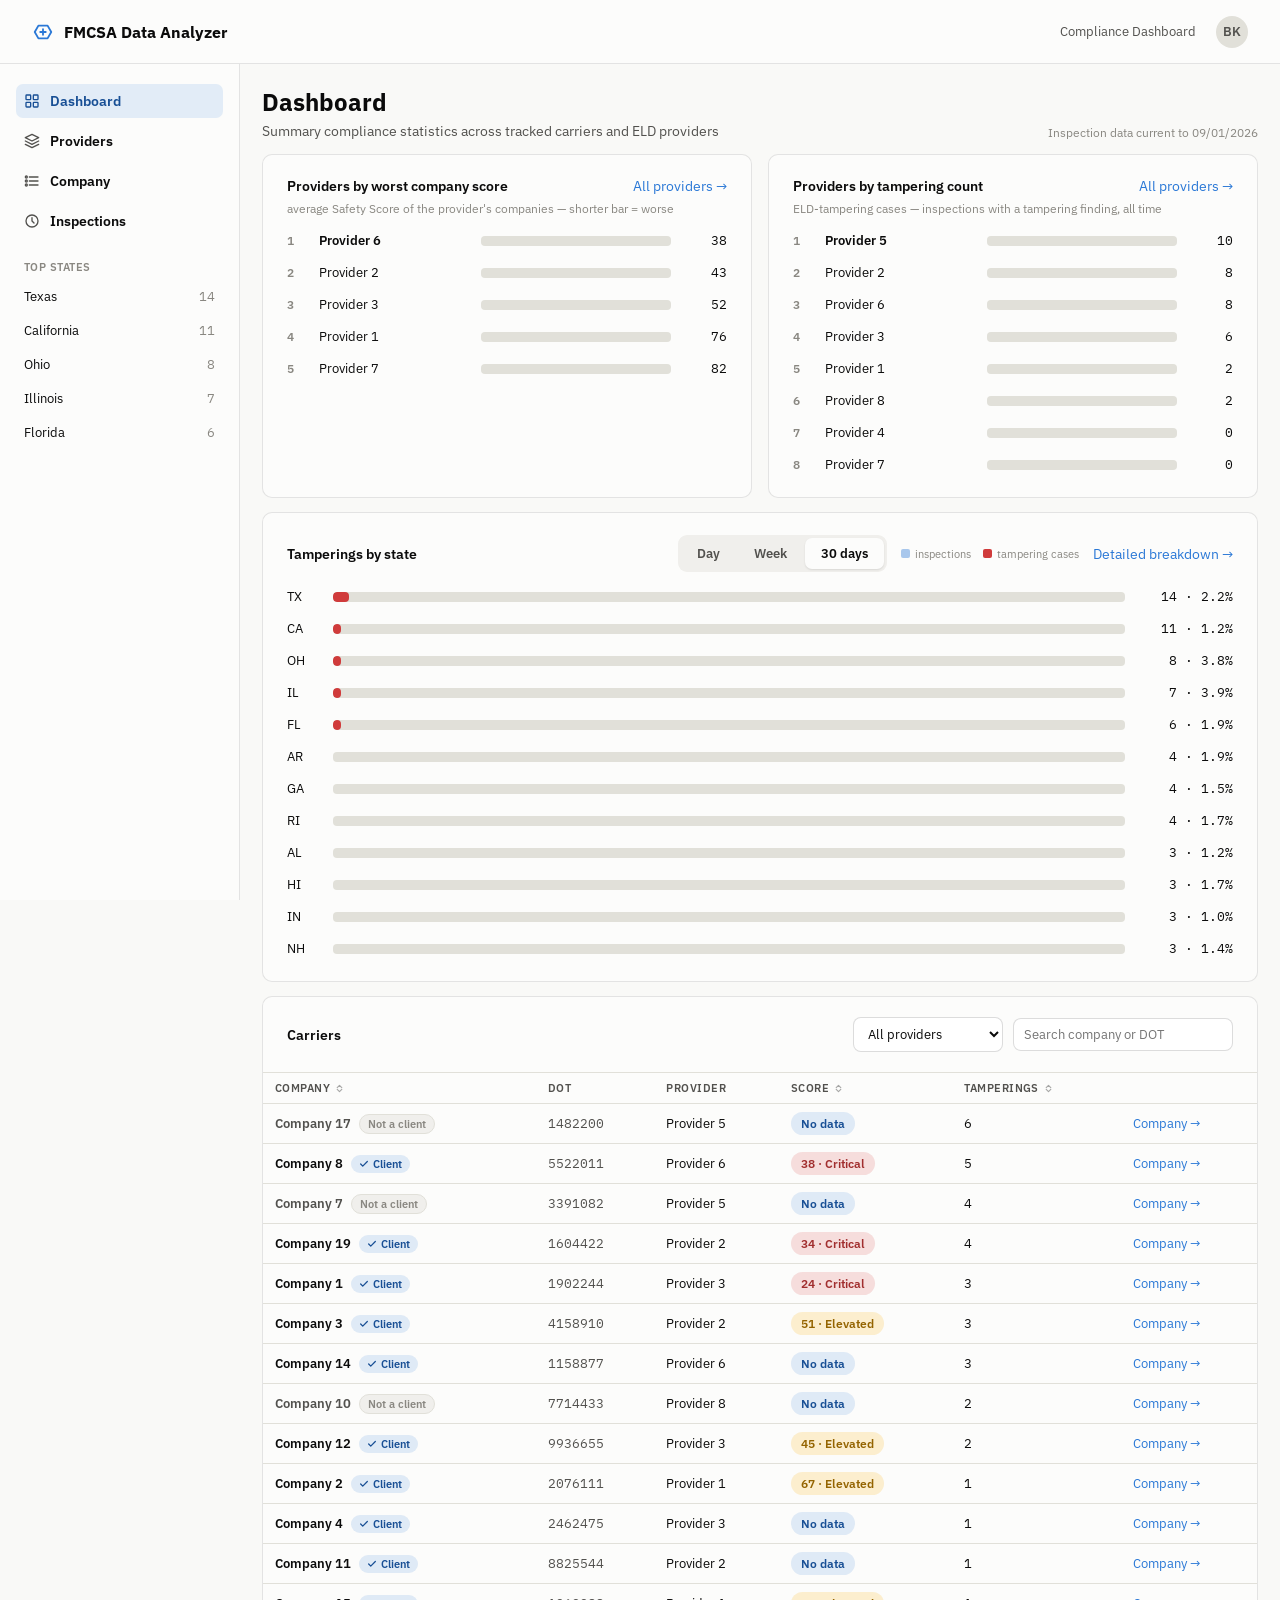
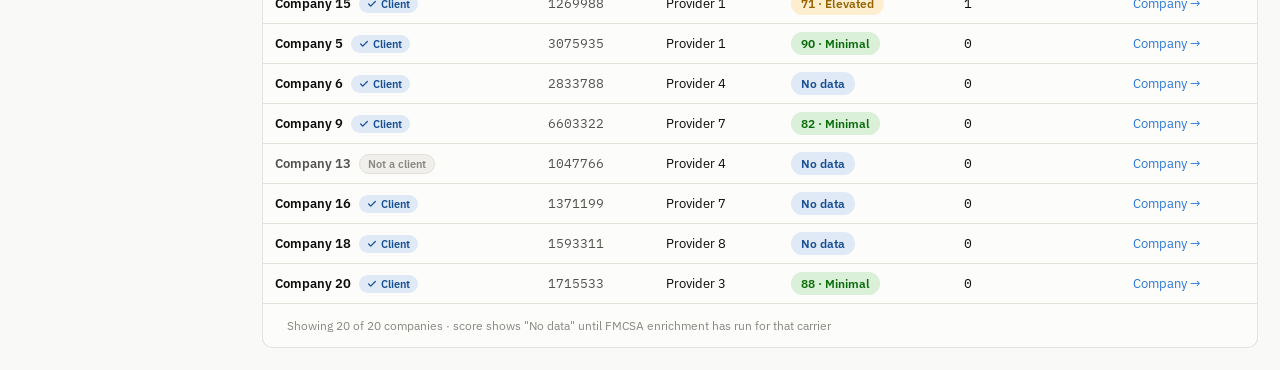
<file: index.html>
<!doctype html>
<html lang="en">
<head>
<meta charset="utf-8">
<meta name="viewport" content="width=device-width, initial-scale=1">
<title>FMCSA Data Analyzer — Dashboard</title>
<link rel="stylesheet" href="css/style.css">
</head>
<body>
<div data-topbar></div>
<div class="app-shell">
  <div data-sidebar></div>
  <div class="main-content">
<div class="page">

  <div style="display:flex; align-items:flex-end; justify-content:space-between;">
    <div>
      <h1 style="margin:0 0 4px 0; font-size:24px; font-weight:700;">Dashboard</h1>
      <div style="font-size:14px; color:#52514e;">Summary compliance statistics across tracked carriers and ELD providers</div>
    </div>
    <div id="freshness" style="font-size:12px; color:#898781;"></div>
  </div>

  <div style="display:grid; grid-template-columns:1fr 1fr; gap:16px;">
    <div class="card" style="padding:22px 24px; display:flex; flex-direction:column; gap:14px;">
      <div style="display:flex; align-items:baseline; justify-content:space-between;">
        <div style="font-size:14px; font-weight:600;">Providers by worst company score</div>
        <a href="providers.html">All providers →</a>
      </div>
      <div style="font-size:12px; color:#898781; margin-top:-8px;" title="Internal heuristic risk score, not the official FMCSA SMS score.">average Safety Score of the provider's companies — shorter bar = worse</div>
      <div id="rank-score" style="display:flex; flex-direction:column; gap:11px;"></div>
    </div>

    <div class="card" style="padding:22px 24px; display:flex; flex-direction:column; gap:14px;">
      <div style="display:flex; align-items:baseline; justify-content:space-between;">
        <div style="font-size:14px; font-weight:600;">Providers by tampering count</div>
        <a href="providers.html">All providers →</a>
      </div>
      <div style="font-size:12px; color:#898781; margin-top:-8px;">ELD-tampering cases — inspections with a tampering finding, all time</div>
      <div id="rank-tamper" style="display:flex; flex-direction:column; gap:11px;"></div>
    </div>
  </div>

  <div class="card" style="padding:22px 24px; display:flex; flex-direction:column; gap:14px;">
    <div style="display:flex; align-items:center; justify-content:space-between; flex-wrap:wrap; gap:10px;">
      <div style="font-size:14px; font-weight:600;">Tamperings by state</div>
      <div style="display:flex; align-items:center; gap:14px; flex-wrap:wrap;">
        <div class="segmented" id="state-window">
          <button data-window="day">Day</button>
          <button data-window="week">Week</button>
          <button data-window="30d" class="active">30 days</button>
        </div>
        <span style="display:flex; align-items:center; gap:12px; font-size:11px; color:#898781;">
          <span style="display:flex; align-items:center; gap:5px;"><span style="width:9px; height:9px; border-radius:2px; background:#2a78d6; opacity:0.4; display:inline-block;"></span>inspections</span>
          <span style="display:flex; align-items:center; gap:5px;"><span style="width:9px; height:9px; border-radius:2px; background:#d03b3b; display:inline-block;"></span>tampering cases</span>
        </span>
        <a href="state.html?state=TX">Detailed breakdown →</a>
      </div>
    </div>
    <div id="state-grid" style="display:flex; flex-direction:column; gap:11px;"></div>
  </div>

  <div class="card" style="overflow:hidden;">
    <div style="padding:20px 24px; border-bottom:1px solid #e1e0d9; display:flex; align-items:center; justify-content:space-between; flex-wrap:wrap; gap:10px;">
      <div style="font-size:14px; font-weight:600;">Carriers</div>
      <div style="display:flex; align-items:center; gap:10px;">
        <select id="provider-filter" class="select" style="min-width:150px; padding:7px 10px; font-size:13px;">
          <option value="">All providers</option>
        </select>
        <input id="search" class="select" style="min-width:220px; padding:7px 10px; font-size:13px;" placeholder="Search company or DOT">
      </div>
    </div>
    <table>
      <thead>
        <tr>
          <th><span class="th-sort" data-sort="name">Company</span></th>
          <th>DOT</th>
          <th>Provider</th>
          <th><span class="th-sort" data-sort="score">Score</span></th>
          <th><span class="th-sort" data-sort="tamperings">Tamperings</span></th>
          <th></th>
        </tr>
      </thead>
      <tbody id="company-rows"></tbody>
    </table>
    <div id="company-count" style="padding:14px 24px; font-size:12px; color:#898781; border-top:1px solid #e1e0d9;"></div>
  </div>

</div>

  </div>
</div>

<script src="js/data.js"></script>
<script src="js/app.js"></script>
<script>
  const rankScoreEl = document.getElementById('rank-score');
  const rankTamperEl = document.getElementById('rank-tamper');
  const stateGridEl = document.getElementById('state-grid');
  const providerFilterEl = document.getElementById('provider-filter');
  const searchEl = document.getElementById('search');
  const rowsEl = document.getElementById('company-rows');
  const countEl = document.getElementById('company-count');

  const latestInspection = INSPECTIONS.reduce((max, i) => i.date > max ? i.date : max, INSPECTIONS[0].date);
  document.getElementById('freshness').textContent = `Inspection data current to ${fmtDate(latestInspection)}`;

  function barColorForScore(score) {
    if (score >= 75) return '#0ca30c';
    if (score >= 60) return '#fab219';
    if (score >= 40) return '#ec835a';
    return '#d03b3b';
  }

  function renderRankByScore() {
    // Only providers with at least one enriched carrier have a meaningful
    // average — unenriched ones sit at 0 and would otherwise falsely look "worst".
    const scored = PROVIDERS.filter(p => p.avgScore > 0);
    const rows = [...(scored.length ? scored : PROVIDERS)].sort((a, b) => a.avgScore - b.avgScore);
    rankScoreEl.innerHTML = rows.map((p, i) => `
      <a class="rank-row" href="provider.html?id=${p.id}">
        <span class="rank-num">${i + 1}</span>
        <span class="rank-name" style="${i === 0 ? 'font-weight:600;' : ''}">${p.name}</span>
        <span class="rank-track"><span class="rank-fill" style="width:${p.avgScore}%; background:${barColorForScore(p.avgScore)};"></span></span>
        <span class="rank-val mono">${p.avgScore}</span>
      </a>`).join('');
  }

  function renderRankByTamper() {
    const rows = [...PROVIDERS].sort((a, b) => b.tamperings - a.tamperings);
    const max = rows[0].tamperings || 1;
    rankTamperEl.innerHTML = rows.map((p, i) => `
      <a class="rank-row" href="provider.html?id=${p.id}">
        <span class="rank-num">${i + 1}</span>
        <span class="rank-name" style="${i === 0 ? 'font-weight:600;' : ''}">${p.name}</span>
        <span class="rank-track"><span class="rank-fill" style="width:${Math.round(p.tamperings / max * 100)}%; background:#2a78d6;"></span></span>
        <span class="rank-val mono">${p.tamperings}</span>
      </a>`).join('');
  }

  const STATE_WINDOW_SCALE = { day: 1 / 60, week: 1 / 8.6, '30d': 1 };
  let stateWindow = '30d';

  function renderStates() {
    const scale = STATE_WINDOW_SCALE[stateWindow];
    const rows = STATES.map(s => ({ ...s, count: Math.max(0, Math.round(s.count * scale)), inspections: Math.max(0, Math.round(s.inspections * scale)) }))
      .sort((a, b) => b.count - a.count)
      .slice(0, 12);
    const maxInsp = Math.max(1, ...rows.map(s => s.inspections));
    stateGridEl.innerHTML = rows.map(s => {
      const rate = s.inspections > 0 ? (s.count / s.inspections * 100) : 0;
      const inspPct = Math.round(s.inspections / maxInsp * 100);
      const tamperPct = Math.round(s.count / maxInsp * 100);
      return `
      <a class="rank-row" href="state.html?state=${s.code}">
        <span class="rank-name" style="width:34px; flex-shrink:0;">${s.code}</span>
        <span class="rank-track" style="position:relative;">
          <span class="rank-fill" style="width:${inspPct}%; background:#2a78d6; opacity:0.4;"></span>
          <span class="rank-fill" style="position:absolute; top:0; left:0; width:${tamperPct}%; background:#d03b3b;"></span>
        </span>
        <span class="rank-val mono" style="width:96px;">${s.count} · ${rate.toFixed(1)}%</span>
      </a>`;
    }).join('');
  }

  document.querySelectorAll('#state-window button').forEach(btn => {
    btn.addEventListener('click', () => {
      stateWindow = btn.dataset.window;
      document.querySelectorAll('#state-window button').forEach(b => b.classList.remove('active'));
      btn.classList.add('active');
      renderStates();
    });
  });

  function populateProviderFilter() {
    providerFilterEl.innerHTML = '<option value="">All providers</option>' +
      PROVIDERS.map(p => `<option value="${p.id}">${p.name}</option>`).join('');
  }

  let sortField = 'tamperings';
  let sortDir = -1;

  function renderCompanies() {
    const providerVal = providerFilterEl.value;
    const q = searchEl.value.trim().toLowerCase();
    let rows = COMPANIES.filter(c => {
      if (providerVal && c.provider !== providerVal) return false;
      if (q && !(c.name.toLowerCase().includes(q) || c.dot.includes(q))) return false;
      return true;
    });
    rows.sort((a, b) => {
      let av = a[sortField], bv = b[sortField];
      if (typeof av === 'string') return av.localeCompare(bv) * sortDir;
      return (av - bv) * sortDir;
    });

    rowsEl.innerHTML = rows.map(c => {
      const provider = getProvider(c.provider);
      return `
      <tr class="row-link" onclick="location.href='company.html?dot=${c.dot}'">
        <td>
          <div style="display:flex; align-items:center; gap:8px;">
            <span style="font-weight:600; ${c.client ? '' : 'color:#52514e;'}">${c.name}</span>
            ${clientBadge(c.client)}
          </div>
        </td>
        <td class="mono" style="color:#52514e;">${c.dot}</td>
        <td>${provider ? provider.name : '—'}</td>
        <td>${scorePill(c.score, c.hasDetail)}</td>
        <td class="mono" style="font-variant-numeric:tabular-nums;">${c.tamperings}</td>
        <td><a href="company.html?dot=${c.dot}">Company →</a></td>
      </tr>`;
    }).join('');

    countEl.textContent = `Showing ${rows.length} of ${COMPANIES.length} companies · score shows "No data" until FMCSA enrichment has run for that carrier`;
  }

  document.querySelectorAll('.th-sort').forEach(el => {
    el.innerHTML += ' ' + icon(ICONS.sort, { size: 11, stroke: '#0b0b0b', sw: 2.5 });
    el.addEventListener('click', () => {
      const field = el.dataset.sort;
      if (sortField === field) sortDir *= -1; else { sortField = field; sortDir = 1; }
      document.querySelectorAll('.th-sort').forEach(e => e.classList.remove('active'));
      el.classList.add('active');
      renderCompanies();
    });
  });

  providerFilterEl.addEventListener('change', renderCompanies);
  searchEl.addEventListener('input', renderCompanies);

  renderRankByScore();
  renderRankByTamper();
  renderStates();
  populateProviderFilter();
  renderCompanies();
</script>
</body>
</html>
</file>
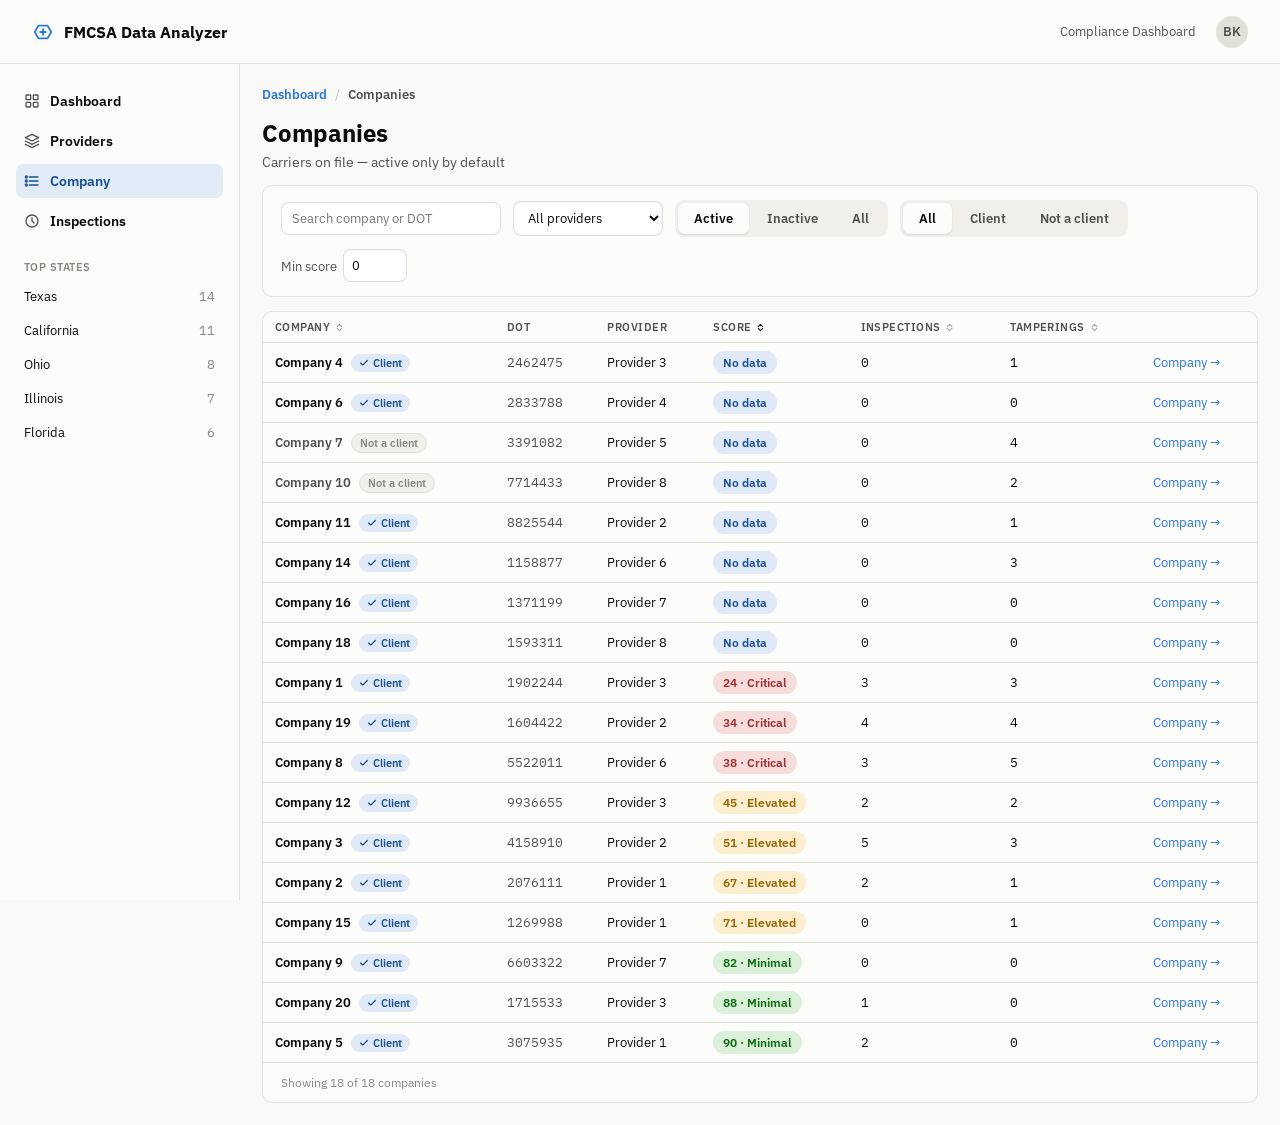
<file: companies.html>
<!doctype html>
<html lang="en">
<head>
<meta charset="utf-8">
<meta name="viewport" content="width=device-width, initial-scale=1">
<title>FMCSA Data Analyzer — Companies</title>
<link rel="stylesheet" href="css/style.css">
</head>
<body>
<div data-topbar></div>
<div class="app-shell">
  <div data-sidebar></div>
  <div class="main-content">
<div class="page">
  <div id="back"></div>

  <div>
    <h1 style="margin:0 0 4px 0; font-size:24px; font-weight:700;">Companies</h1>
    <div style="font-size:14px; color:#52514e;">Carriers on file — active only by default</div>
  </div>

  <div class="card" style="padding:14px 18px; display:flex; align-items:center; gap:12px; flex-wrap:wrap;">
    <input id="search" class="select" style="min-width:220px; padding:7px 10px; font-size:13px;" placeholder="Search company or DOT">
    <select id="provider-filter" class="select" style="min-width:150px; padding:7px 10px; font-size:13px;">
      <option value="">All providers</option>
    </select>
    <div class="segmented" id="status-filter">
      <button data-val="active" class="active">Active</button>
      <button data-val="inactive">Inactive</button>
      <button data-val="all">All</button>
    </div>
    <div class="segmented" id="client-filter">
      <button data-val="" class="active">All</button>
      <button data-val="1">Client</button>
      <button data-val="0">Not a client</button>
    </div>
    <div style="display:flex; align-items:center; gap:6px; font-size:12.5px; color:#52514e;">
      Min score
      <input id="min-score" type="number" min="0" max="100" value="0" class="select" style="width:64px; padding:7px 8px; font-size:13px;">
    </div>
  </div>

  <div class="card" style="overflow:hidden;">
    <table>
      <thead>
        <tr>
          <th><span class="th-sort" data-sort="name">Company</span></th>
          <th>DOT</th>
          <th>Provider</th>
          <th><span class="th-sort active" data-sort="score">Score</span></th>
          <th><span class="th-sort" data-sort="inspections">Inspections</span></th>
          <th><span class="th-sort" data-sort="tamperings">Tamperings</span></th>
          <th></th>
        </tr>
      </thead>
      <tbody id="company-rows"></tbody>
    </table>
    <div id="company-count" style="padding:12px 18px; font-size:11.5px; color:#898781; border-top:1px solid #e1e0d9;"></div>
  </div>
</div>

  </div>
</div>

<script src="js/data.js"></script>
<script src="js/app.js"></script>
<script>
  document.getElementById('back').innerHTML = breadcrumb([
    { label: 'Dashboard', href: 'index.html' },
    { label: 'Companies' },
  ]);

  const providerFilterEl = document.getElementById('provider-filter');
  const searchEl = document.getElementById('search');
  const clientFilterEl = document.getElementById('client-filter');
  const statusFilterEl = document.getElementById('status-filter');
  const minScoreEl = document.getElementById('min-score');
  const rowsEl = document.getElementById('company-rows');
  const countEl = document.getElementById('company-count');

  providerFilterEl.innerHTML = '<option value="">All providers</option>' +
    PROVIDERS.map(p => `<option value="${p.id}">${p.name}</option>`).join('');

  const withInspections = COMPANIES.map(c => ({ ...c, inspections: getInspectionsForCompany(c.dot).length }));

  let sortField = 'score';
  let sortDir = 1;
  let clientVal = '';
  let statusVal = 'active';

  function renderCompanies() {
    const providerVal = providerFilterEl.value;
    const q = searchEl.value.trim().toLowerCase();
    const minScore = Number(minScoreEl.value) || 0;

    const inScope = withInspections.filter(c =>
      statusVal === 'active' ? c.active : statusVal === 'inactive' ? !c.active : true);

    let rows = inScope.filter(c => {
      if (providerVal && c.provider !== providerVal) return false;
      if (clientVal !== '' && String(c.client ? 1 : 0) !== clientVal) return false;
      if (c.score < minScore) return false;
      if (q && !(c.name.toLowerCase().includes(q) || c.dot.includes(q))) return false;
      return true;
    });

    rows.sort((a, b) => {
      let av = a[sortField], bv = b[sortField];
      if (typeof av === 'string') return av.localeCompare(bv) * sortDir;
      return (av - bv) * sortDir;
    });

    rowsEl.innerHTML = rows.length ? rows.map(c => {
      const provider = getProvider(c.provider);
      return `
      <tr class="row-link" onclick="location.href='company.html?dot=${c.dot}'">
        <td>
          <div style="display:flex; align-items:center; gap:8px;">
            <span style="font-weight:600; ${c.client ? '' : 'color:#52514e;'}">${c.name}</span>
            ${clientBadge(c.client)}
          </div>
        </td>
        <td class="mono" style="color:#52514e;">${c.dot}</td>
        <td>${provider ? provider.name : '—'}</td>
        <td>${scorePill(c.score, c.hasDetail)}</td>
        <td class="mono">${c.inspections}</td>
        <td class="mono">${c.tamperings}</td>
        <td><a href="company.html?dot=${c.dot}">Company →</a></td>
      </tr>`;
    }).join('') : '';

    countEl.textContent = rows.length
      ? `Showing ${rows.length} of ${inScope.length} companies`
      : '';
    if (!rows.length) {
      rowsEl.innerHTML = `<tr><td colspan="7"><div class="empty-state">No companies match these filters.</div></td></tr>`;
    }
  }

  document.querySelectorAll('.th-sort').forEach(el => {
    el.innerHTML += ' ' + icon(ICONS.sort, { size: 11, stroke: '#0b0b0b', sw: 2.5 });
    el.addEventListener('click', () => {
      const field = el.dataset.sort;
      if (sortField === field) sortDir *= -1; else { sortField = field; sortDir = 1; }
      document.querySelectorAll('.th-sort').forEach(e => e.classList.remove('active'));
      el.classList.add('active');
      renderCompanies();
    });
  });

  clientFilterEl.querySelectorAll('button').forEach(btn => {
    btn.addEventListener('click', () => {
      clientVal = btn.dataset.val;
      clientFilterEl.querySelectorAll('button').forEach(b => b.classList.remove('active'));
      btn.classList.add('active');
      renderCompanies();
    });
  });

  statusFilterEl.querySelectorAll('button').forEach(btn => {
    btn.addEventListener('click', () => {
      statusVal = btn.dataset.val;
      statusFilterEl.querySelectorAll('button').forEach(b => b.classList.remove('active'));
      btn.classList.add('active');
      renderCompanies();
    });
  });

  providerFilterEl.addEventListener('change', renderCompanies);
  searchEl.addEventListener('input', renderCompanies);
  minScoreEl.addEventListener('input', renderCompanies);

  renderCompanies();
</script>
</body>
</html>
</file>
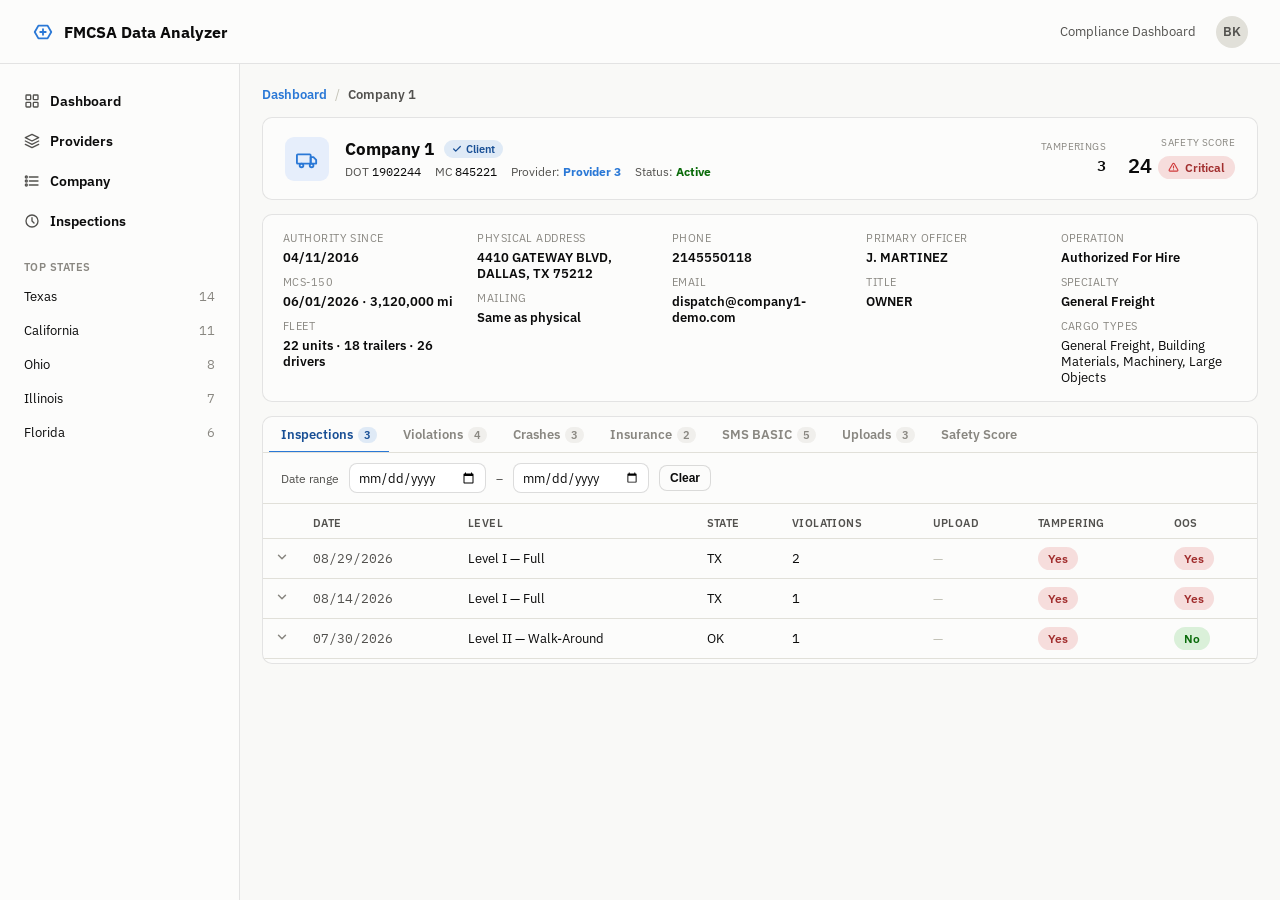
<file: company.html>
<!doctype html>
<html lang="en">
<head>
<meta charset="utf-8">
<meta name="viewport" content="width=device-width, initial-scale=1">
<title>FMCSA Data Analyzer — Company</title>
<link rel="stylesheet" href="css/style.css">
</head>
<body>
<div data-topbar></div>
<div class="app-shell">
  <div data-sidebar></div>
  <div class="main-content">
<div class="page" id="page"></div>

  </div>
</div>

<script src="js/data.js"></script>
<script src="js/app.js"></script>
<script>
  const dot = qs('dot') || COMPANIES[0].dot;
  const c = getCompany(dot) || COMPANIES[0];
  const provider = getProvider(c.provider);
  const hasScore = c.hasDetail;
  const tier = hasScore ? scoreTier(c.score) : null;
  const tierColor = tier ? { Minimal: '#0ca30c', Elevated: '#fab219', Critical: '#d03b3b' }[tier.label] : '#898781';
  const tierIcon = tier ? { Minimal: ICONS.check, Elevated: ICONS.warn, Critical: ICONS.warn }[tier.label] : ICONS.warn;

  const uploads = UPLOADS[c.dot] || [];
  const inspections = getInspectionsForCompany(c.dot);
  const violations = getViolationsForCompany(c.dot);
  const crashes = CRASHES[c.dot] || [];
  const insuranceHistory = INSURANCE_HISTORY[c.dot] || [];
  const smsBasics = SMS_BASICS[c.dot] || [];
  const scoreHistory = SCORE_HISTORY[c.dot] || [];

  /* Date-range filter state, shared by the date-bearing tabs. */
  let rangeFrom = '', rangeTo = '';
  function inRange(dateStr) {
    if (rangeFrom && dateStr < rangeFrom) return false;
    if (rangeTo && dateStr > rangeTo) return false;
    return true;
  }
  const DATE_TABS = new Set(['inspections', 'violations', 'crashes', 'uploads']);

  /* center (90,100), radius 76, semicircle from (14,100) at 0 to (166,100) at 100 */
  function gaugeArcEnd(score) {
    const f = Math.max(0, Math.min(1, score / 100));
    const angle = f * Math.PI;
    return { x: (90 - 76 * Math.cos(angle)).toFixed(1), y: (100 - 76 * Math.sin(angle)).toFixed(1) };
  }
  const end = hasScore ? gaugeArcEnd(c.score) : { x: 14, y: 100 };

  function bar(label, value, display) {
    return `
      <div>
        <div style="display:flex; justify-content:space-between; font-size:11.5px; margin-bottom:4px;"><span>${label}</span><span class="mono">${display}</span></div>
        <div class="rank-track" style="height:6px;"><div class="rank-fill" style="width:${Math.min(100, value)}%; background:#2a78d6;"></div></div>
      </div>`;
  }

  function chev(open) {
    return icon(ICONS.chevronDown, { size: 14, stroke: '#898781', sw: 2.5, class: `chev${open ? ' open' : ''}` });
  }

  function copyBtn(text) {
    return `<button type="button" class="copy-btn" data-copy="${text}" title="Copy" onclick="event.stopPropagation(); copyToClipboard(this)">${icon(ICONS.copy, { size: 12.5, stroke: '#898781', sw: 2 })}</button>`;
  }

  function uploadPillFor(status) {
    if (status === 'none') return `<span style="color:#c3c2b7;">—</span>`;
    return `<span class="pill ${status === 'success' ? 'pill-minimal' : 'pill-critical'}" style="font-size:10.5px; padding:2px 8px;">${status === 'success' ? 'Yes' : 'Failed'}</span>`;
  }

  function vehicleMeta(v, date, dot) {
    if (!v) {
      return `<div style="font-size:12px; color:#898781; min-width:220px;">No FMCSA unit data on this stop (Trackensure roadside ticket only).</div>`;
    }
    const upload = uploadRecordOnDate(dot, date);
    return `
      <div style="display:flex; flex-direction:column; gap:5px; font-size:12px; color:#52514e; min-width:220px;">
        <div>Truck <b style="color:#0b0b0b;">${v.truckNumber}</b> <span class="mono" style="color:#0b0b0b;">${v.truckVin}</span> ${copyBtn(v.truckVin)}</div>
        <div>Trailer <b style="color:#0b0b0b;">${v.trailerNumber}</b> <span class="mono" style="color:#0b0b0b;">${v.trailerVin}</span> ${copyBtn(v.trailerVin)}</div>
        <div>FMCSA upload that day: ${upload
          ? `<span class="pill ${upload.status === 'success' ? 'pill-minimal' : 'pill-critical'}" style="font-size:10.5px; padding:2px 8px;">${upload.status === 'success' ? 'Yes' : 'Failed'}</span>`
          : `<span class="pill pill-info" style="font-size:10.5px; padding:2px 8px;">No upload on file</span>`}</div>
      </div>`;
  }

  function ticketMeta(i) {
    if (i.source !== 'fmcsa+te' && i.source !== 'te') return '';
    return `
      <div style="font-size:12px; color:#52514e; min-width:220px; padding-left:16px; border-left:1px solid #e1e0d9;">
        <div style="font-weight:600; color:#0b0b0b; margin-bottom:4px;">Trackensure roadside ticket</div>
        ${i.patrol ? `<div>Patrol: <b style="color:#0b0b0b;">${i.patrol}</b></div>` : ''}
        ${i.inspectorName ? `<div style="margin-top:3px;">Inspector: <b style="color:#0b0b0b;">${i.inspectorName}</b>${i.inspectorBadge ? ` <span class="mono">(${i.inspectorBadge})</span>` : ''}</div>` : ''}
        ${i.federalPending ? `<div style="margin-top:6px;"><span class="pill pill-elevated" style="font-size:10.5px; padding:2px 8px;">${icon(ICONS.clock, { size: 10, stroke: '#946400', sw: 2.5 })} Pending federal record</span></div>` : ''}
        ${i.reportDetails ? `<div style="margin-top:6px; color:#898781;">${i.reportDetails}</div>` : ''}
      </div>`;
  }

  // ---------- Inspections tab (expandable rows) ----------
  function inspectionsPanel() {
    if (!inspections.length) return `<div class="empty-state">No inspection records on file for this carrier.</div>`;
    const rows = inspections.filter(i => inRange(i.date));
    if (!rows.length) return `<div class="empty-state">No inspections in the selected date range.</div>`;
    return `
      <table>
        <thead><tr><th style="width:24px;"></th><th>Date</th><th>Level</th><th>State</th><th>Violations</th><th>Upload</th><th>Tampering</th><th>OOS</th></tr></thead>
        <tbody>
          ${rows.map(i => `
          <tr class="exp-row" data-toggle="insp-${i.id}">
            <td>${chev(false)}</td>
            <td class="mono" style="color:#52514e;">${fmtDate(i.date)}</td>
            <td>${i.level}</td>
            <td>${i.state}</td>
            <td class="mono">${i.violations.length}</td>
            <td>${uploadPillFor(uploadOnDate(i.dot, i.date))}</td>
            <td>${tamperingPill(i)}</td>
            <td><span class="pill ${i.oos ? 'pill-critical' : 'pill-minimal'}">${i.oos ? 'Yes' : 'No'}</span></td>
          </tr>
          <tr class="exp-panel-row" id="panel-insp-${i.id}" hidden>
            <td colspan="8">
              <div class="exp-panel-inner">
                <div style="display:flex; gap:28px; flex-wrap:wrap;">
                  <div style="font-size:12px; color:#52514e; min-width:180px;">
                    <div>Location: <b style="color:#0b0b0b;">${i.location}</b></div>
                    <div style="margin-top:5px;">Provider: <b style="color:#0b0b0b;">${provider ? provider.name : '—'}</b></div>
                    ${i.federalPending ? `<div style="margin-top:6px;"><span class="pill pill-elevated" style="font-size:10.5px; padding:2px 8px;">${icon(ICONS.clock, { size: 10, stroke: '#946400', sw: 2.5 })} Pending federal record</span></div>` : ''}
                  </div>
                  ${vehicleMeta(i.vehicle, i.date, i.dot)}
                  ${ticketMeta(i)}
                </div>
                ${i.violations.length ? `
                <table style="font-size:12.5px;">
                  <thead><tr><th>Code</th><th>Description</th><th>BASIC</th><th>Severity</th><th>OOS</th></tr></thead>
                  <tbody>
                    ${i.violations.map(v => `
                    <tr>
                      <td class="mono" style="color:#52514e;">${v.code}</td>
                      <td>${v.desc}</td>
                      <td>${v.basic}</td>
                      <td class="mono">${v.severity} / 10</td>
                      <td><span class="pill ${v.oos ? 'pill-critical' : 'pill-minimal'}" style="font-size:10.5px; padding:2px 8px;">${v.oos ? 'Yes' : 'No'}</span></td>
                    </tr>`).join('')}
                  </tbody>
                </table>` : `<div style="font-size:12px; color:#898781;">No violations found during this inspection.</div>`}
              </div>
            </td>
          </tr>`).join('')}
        </tbody>
      </table>
      ${rows.length !== inspections.length ? `<div style="padding:10px 16px; font-size:11.5px; color:#898781; border-top:1px solid #e1e0d9;">${rows.length} of ${inspections.length} — date-filtered</div>` : ''}`;
  }

  // ---------- Violations tab (expandable lifecycle) ----------
  function violationsPanel() {
    if (!violations.length) return `<div class="empty-state">No inspection or violation records on file for this carrier.</div>`;
    const rows = violations.filter(v => inRange(v.date));
    if (!rows.length) return `<div class="empty-state">No violations in the selected date range.</div>`;
    return `
      <table>
        <thead><tr><th></th><th>Date</th><th>Type</th><th>Code</th><th>Severity</th><th>Source</th></tr></thead>
        <tbody>
          ${rows.map(v => {
            const isOfficial = v.source === 'official';
            return `
          <tr class="exp-row" data-toggle="viol-${v.id}">
            <td style="width:24px;">${chev(false)}</td>
            <td class="mono" style="color:#52514e;">${fmtDate(v.date)}</td>
            <td>${v.type}</td>
            <td class="mono">${v.code}</td>
            <td class="mono">${v.severity} / 10</td>
            <td><span class="pill ${isOfficial ? 'pill-minimal' : 'pill-info'}">${isOfficial ? 'Official (SMS)' : 'Preliminary'}</span></td>
          </tr>
          <tr class="exp-panel-row" id="panel-viol-${v.id}" hidden>
            <td colspan="6">
              <div class="exp-panel-inner">
                <div style="font-size:12px; color:#52514e;">${v.desc}</div>
                <div style="display:flex; gap:20px; flex-wrap:wrap; font-size:12px; color:#52514e;">
                  <span>BASIC: <b style="color:#0b0b0b;">${v.basic}</b></span>
                  <span>OOS: <b style="color:${v.oos ? '#a12e2e' : '#0a6b0a'};">${v.oos ? 'Yes' : 'No'}</b></span>
                  <span>Inspection: <b class="mono" style="color:#0b0b0b;">#${v.inspectionId}</b></span>
                </div>
                <div style="display:flex; flex-direction:column; gap:2px; font-size:12px; margin-top:4px;">
                  <div style="display:flex; align-items:center; gap:8px;"><span style="width:8px; height:8px; border-radius:999px; background:#0ca30c; flex-shrink:0;"></span> Appeared in Vehicle Inspection File (preliminary) — ${fmtDate(v.date)}</div>
                  <div style="display:flex; align-items:center; gap:8px;"><span style="width:8px; height:8px; border-radius:999px; background:${isOfficial ? '#0ca30c' : '#c3c2b7'}; flex-shrink:0;"></span> Dispute window (DataQs) — up to ~17 days + ~14-day analyst SLA</div>
                  <div style="display:flex; align-items:center; gap:8px;"><span style="width:8px; height:8px; border-radius:999px; background:${isOfficial ? '#0ca30c' : '#e1e0d9'}; flex-shrink:0;"></span> ${isOfficial ? 'Included in official SMS Input — Violation Data' : 'Expected in official SMS Input — Violation Data'}</div>
                </div>
              </div>
            </td>
          </tr>`;
          }).join('')}
        </tbody>
      </table>
      ${rows.length !== violations.length ? `<div style="padding:10px 16px; font-size:11.5px; color:#898781; border-top:1px solid #e1e0d9;">${rows.length} of ${violations.length} — date-filtered</div>` : ''}`;
  }

  // ---------- Uploads tab ----------
  function uploadsPanel() {
    if (!c.hasDetail) return `<div class="empty-state">FMCSA enrichment hasn't run for ${c.name} yet — no upload log.</div>`;
    if (!uploads.length) return `<div class="empty-state">No ELD → FMCSA data transfers on file for ${c.name}.</div>`;
    const rows = uploads.filter(u => inRange(u.datetime.slice(0, 10)));
    if (!rows.length) return `<div class="empty-state">No uploads in the selected date range.</div>`;
    return `
      <table>
        <thead><tr><th>Date &amp; time</th><th>Truck</th><th>Status</th></tr></thead>
        <tbody>
          ${rows.map(u => `
          <tr>
            <td class="mono" style="color:#52514e;">${fmtDateTime(u.datetime)}</td>
            <td class="mono">${u.truck}</td>
            <td><span class="pill ${u.status === 'success' ? 'pill-minimal' : 'pill-critical'}">${u.status === 'success' ? 'Success' : 'Failed — ' + u.note}</span></td>
          </tr>`).join('')}
        </tbody>
      </table>
      ${rows.length !== uploads.length ? `<div style="padding:10px 16px; font-size:11.5px; color:#898781; border-top:1px solid #e1e0d9;">${rows.length} of ${uploads.length} — date-filtered</div>` : ''}`;
  }

  // ---------- Crashes tab ----------
  function crashesPanel() {
    if (!c.hasDetail) return `<div class="empty-state">FMCSA enrichment hasn't run for ${c.name} yet — no crash data.</div>`;
    if (!crashes.length) return `<div class="empty-state">No crashes on file for ${c.name} in the last 24 months.</div>`;
    const rows = crashes.filter(cr => inRange(cr.date));
    if (!rows.length) return `<div class="empty-state">No crashes in the selected date range.</div>`;
    return `
      <div style="display:flex; flex-direction:column; gap:1px; background:#e1e0d9;">
        ${rows.map(cr => `
        <div class="card" style="border-radius:0; padding:12px 16px; display:flex; flex-direction:column; gap:6px;">
          <div style="display:flex; justify-content:space-between; align-items:center; flex-wrap:wrap; gap:8px;">
            <div style="font-weight:600; font-size:13px;">${fmtDate(cr.date)} ${cr.time} · ${cr.location}</div>
            <div style="display:flex; gap:6px;">
              ${cr.fatalities ? `<span class="pill pill-critical">${cr.fatalities} fatal</span>` : ''}
              ${cr.injured ? `<span class="pill pill-elevated">${cr.injured} injured</span>` : ''}
              ${cr.towAway ? `<span class="pill pill-info">Tow-away</span>` : ''}
            </div>
          </div>
          <div style="font-size:12px; color:#52514e;">${cr.road} · ${cr.county} County · ${cr.vehicles} vehicle${cr.vehicles === 1 ? '' : 's'}${cr.vehicle ? ` · Truck ${cr.vehicle.truckNumber}` : ''}${cr.vehicle ? ` <span class="mono" style="color:#0b0b0b;">${cr.vehicle.truckVin}</span> ${copyBtn(cr.vehicle.truckVin)}` : ''}</div>
          <div style="font-size:12px; color:#52514e;">${cr.weather} · ${cr.lighting} · ${cr.surface}${cr.roadway ? ' · ' + cr.roadway : ''}</div>
          <div style="font-size:11.5px; color:#898781;">Sequence: ${cr.sequence} · Reported by ${cr.reportedBy}</div>
        </div>`).join('')}
      </div>
      ${rows.length !== crashes.length ? `<div style="padding:10px 16px; font-size:11.5px; color:#898781;">${rows.length} of ${crashes.length} — date-filtered</div>` : ''}`;
  }

  // ---------- Insurance tab ----------
  function insurancePanel() {
    if (!c.hasDetail) return `<div class="empty-state">FMCSA enrichment hasn't run for ${c.name} yet — no insurance history.</div>`;
    if (!insuranceHistory.length) return `<div class="empty-state">No insurance filings on file for ${c.name}.</div>`;
    return `
      <div style="display:flex; flex-direction:column; gap:10px; padding:14px 16px;">
        ${insuranceHistory.map(p => `
        <div class="card" style="padding:12px 16px; display:flex; justify-content:space-between; align-items:center; flex-wrap:wrap; gap:10px;">
          <div>
            <div style="font-weight:600; font-size:13px;">${p.insurer}</div>
            <div style="font-size:11.5px; color:#898781; margin-top:2px;" class="mono">${p.policyNum} · Coverage $0 – ${p.coverageMax.toLocaleString('en-US')}</div>
            <div style="font-size:11.5px; color:#52514e; margin-top:2px;">${fmtDate(p.from)} → ${p.to ? fmtDate(p.to) : '—'}${p.reason ? ' · ' + p.reason : ''}</div>
          </div>
          <span class="pill ${p.status === 'Active' ? 'pill-minimal' : 'pill-info'}">${p.status}</span>
        </div>`).join('')}
      </div>`;
  }

  // ---------- SMS BASIC tab ----------
  function smsBasicPanel() {
    if (!c.hasDetail) return `<div class="empty-state">FMCSA enrichment hasn't run for ${c.name} yet — no SMS BASIC data.</div>`;
    if (!smsBasics.length) return `<div class="empty-state">No SMS BASIC data on file for ${c.name}.</div>`;
    return `
      <table>
        <thead><tr><th>BASIC category</th><th>Measure</th><th>Status</th><th>Inspections</th><th>Violations</th></tr></thead>
        <tbody>
          ${smsBasics.map(b => `
          <tr>
            <td style="font-weight:600;">${b.category}</td>
            <td class="mono">${b.measure.toFixed(2)}</td>
            <td>${b.alert ? `<span class="pill pill-critical" style="font-size:10.5px; padding:2px 8px;">Alert</span>` : `<span style="color:#898781;">OK</span>`}</td>
            <td class="mono">${b.inspections}</td>
            <td class="mono">${b.violations}</td>
          </tr>`).join('')}
        </tbody>
      </table>
      <div style="padding:12px 16px; font-size:11.5px; color:#898781; border-top:1px solid #e1e0d9;">FMCSA SMS BASIC measures &amp; alert flags — refreshed monthly. These are the inputs to the Safety Score.</div>`;
  }

  // ---------- Safety Score tab ----------
  function scoreTrendSvg() {
    if (scoreHistory.length < 2) return '';
    const w = 380, h = 70, pad = 4;
    const min = Math.min(...scoreHistory), max = Math.max(...scoreHistory);
    const range = Math.max(1, max - min);
    const pts = scoreHistory.map((v, i) => {
      const x = pad + (i / (scoreHistory.length - 1)) * (w - pad * 2);
      const y = h - pad - ((v - min) / range) * (h - pad * 2);
      return `${x.toFixed(1)},${y.toFixed(1)}`;
    });
    const last = pts[pts.length - 1].split(',');
    return `
      <div style="max-width:380px; margin:0 auto; width:100%;">
        <div style="font-size:11px; color:#898781; margin-bottom:4px;">12-month trend</div>
        <svg width="100%" height="${h}" viewBox="0 0 ${w} ${h}">
          <polyline points="${pts.join(' ')}" fill="none" stroke="${tierColor}" stroke-width="2" stroke-linecap="round" stroke-linejoin="round"/>
          <circle cx="${last[0]}" cy="${last[1]}" r="3.5" fill="${tierColor}"/>
        </svg>
      </div>`;
  }

  function riskScorePanel() {
    if (!c.hasDetail) return `<div class="empty-state">FMCSA risk inputs haven't been ingested for ${c.name} yet — no score to show.</div>`;
    return `
      <div style="display:flex; flex-direction:column; gap:14px; padding:16px;">
        <div style="display:flex; justify-content:center;">
          <svg width="180" height="110" viewBox="0 0 180 110">
            <path d="M14 100 A76 76 0 0 1 166 100" fill="none" stroke="#e1e0d9" stroke-width="12" stroke-linecap="round"/>
            <path d="M14 100 A76 76 0 0 1 ${end.x} ${end.y}" fill="none" stroke="${tierColor}" stroke-width="12" stroke-linecap="round"/>
            <text x="90" y="82" text-anchor="middle" font-family="IBM Plex Mono, monospace" font-size="30" font-weight="600" fill="#0b0b0b">${c.score}</text>
            <text x="90" y="99" text-anchor="middle" font-family="IBM Plex Sans, sans-serif" font-size="10" fill="#898781">of 100</text>
          </svg>
        </div>
        ${scoreTrendSvg()}
        <div style="font-size:11px; color:#898781; text-align:center; margin-top:-8px;">monthly, following FMCSA's SMS run</div>
        <div style="display:flex; flex-direction:column; gap:10px; max-width:380px; margin:0 auto; width:100%;">
          ${bar('OOS rate', c.oosRate / 35 * 100, c.oosRate.toFixed(1) + '%')}
          ${bar('Violations / inspection', c.violPerInspection / 1.2 * 100, c.violPerInspection.toFixed(2))}
          ${bar('Crash rate', c.crashRate / 7 * 100, c.crashRate.toFixed(1) + '%')}
          ${bar('Fatal crashes', c.fatalCrashes * 90 + (c.fatalCrashes ? 10 : 0), c.fatalCrashes + (c.fatalCrashes ? ' (12 mo)' : ''))}
          ${bar('Data staleness', c.dataStalenessDays / 20 * 100, c.dataStalenessDays + ' days')}
        </div>
        <div class="notice" style="max-width:460px; margin:0 auto;">
          ${icon(ICONS.warn, { size: 16, stroke: '#9c3d1c' })}
          <div class="text"><b style="color:#0b0b0b;">Composite of FMCSA's 5 SMS BASIC measures + alert flags.</b> Higher = safer. Moves with FMCSA's monthly SMS run — the bars above are context stats (from daily inspection/crash data), not the score inputs. This is Trackensure's own internal heuristic, not the official FMCSA SMS score.</div>
        </div>
      </div>`;
  }

  const TABS = [
    { key: 'inspections', label: 'Inspections', count: inspections.length, render: inspectionsPanel },
    { key: 'violations', label: 'Violations', count: violations.length, render: violationsPanel },
    { key: 'crashes', label: 'Crashes', count: c.hasDetail ? crashes.length : null, render: crashesPanel },
    { key: 'insurance', label: 'Insurance', count: c.hasDetail ? insuranceHistory.length : null, render: insurancePanel },
    { key: 'sms', label: 'SMS BASIC', count: c.hasDetail ? smsBasics.length : null, render: smsBasicPanel },
    { key: 'uploads', label: 'Uploads', count: c.hasDetail ? uploads.length : null, render: uploadsPanel },
    { key: 'risk', label: 'Safety Score', count: null, render: riskScorePanel },
  ];

  document.getElementById('page').innerHTML = `
    ${breadcrumb([
      { label: 'Dashboard', href: 'index.html' },
      { label: c.name },
    ])}

    <div class="card" style="padding:18px 22px; display:flex; align-items:center; justify-content:space-between; flex-wrap:wrap; gap:14px;">
      <div style="display:flex; align-items:center; gap:16px;">
        <div style="width:44px; height:44px; border-radius:9px; background:#e6eefb; display:flex; align-items:center; justify-content:center; flex-shrink:0;">
          ${icon(ICONS.truck, { size: 22, stroke: '#2a78d6', sw: 2 })}
        </div>
        <div>
          <div style="display:flex; align-items:center; gap:10px;">
            <div style="font-size:17px; font-weight:700;">${c.name}</div>
            ${clientBadge(c.client)}
          </div>
          <div style="display:flex; gap:14px; margin-top:4px; font-size:12px; color:#52514e; flex-wrap:wrap;">
            <span>DOT <span class="mono" style="color:#0b0b0b;">${c.dot}</span></span>
            <span>MC <span class="mono" style="color:#0b0b0b;">${c.mc}</span></span>
            <span>Provider: ${provider ? `<a href="provider.html?id=${provider.id}" style="font-weight:700;">${provider.name}</a>` : '—'}</span>
            <span>Status: <b style="color:${c.status === 'Active' ? '#0a6b0a' : '#898781'};">${c.status}</b></span>
          </div>
        </div>
      </div>
      <div style="display:flex; align-items:center; gap:22px;">
        <div style="text-align:right;">
          <div style="font-size:10px; color:#898781; text-transform:uppercase; letter-spacing:0.04em;">Tamperings</div>
          <div class="mono" style="font-size:15px; font-weight:600;">${c.tamperings}</div>
        </div>
        <div style="text-align:right;">
          <div style="font-size:10px; color:#898781; text-transform:uppercase; letter-spacing:0.04em;">Safety Score</div>
          <div style="display:flex; align-items:baseline; gap:6px; justify-content:flex-end;">
            ${hasScore
              ? `<span class="mono" style="font-size:20px; font-weight:600;">${c.score}</span><span class="pill ${tier.cls}">${icon(tierIcon, { size: 11, stroke: tierColor, sw: 2.5 })} ${tier.label}</span>`
              : `<span class="pill pill-info">No data yet</span>`}
          </div>
        </div>
      </div>
    </div>

    <div class="card" style="padding:16px 20px; display:grid; grid-template-columns:repeat(5, minmax(0,1fr)); gap:18px;">
      <div class="kv">
        <span class="k">Authority since</span><span class="v" style="font-size:12.5px;">${fmtDate(c.authoritySince)}</span>
        <span class="k" style="margin-top:6px;">MCS-150</span><span class="v" style="font-size:12.5px;">${fmtDate(c.mcs150Date)} · ${fmtMiles(c.mcs150Miles)} mi</span>
        <span class="k" style="margin-top:6px;">Fleet</span><span class="v" style="font-size:12.5px;">${c.fleet.units} units · ${c.fleet.trailers} trailers · ${c.fleet.drivers} drivers</span>
      </div>
      <div class="kv">
        <span class="k">Physical address</span><span class="v" style="font-size:12.5px;">${c.address}</span>
        <span class="k" style="margin-top:6px;">Mailing</span><span class="v" style="font-size:12.5px;">${c.mailingAddress}</span>
      </div>
      <div class="kv">
        <span class="k">Phone</span><span class="v" style="font-size:12.5px;">${c.phone}</span>
        <span class="k" style="margin-top:6px;">Email</span><span class="v" style="font-size:12.5px;">${c.email}</span>
      </div>
      <div class="kv">
        <span class="k">Primary officer</span><span class="v" style="font-size:12.5px;">${c.officerName}</span>
        <span class="k" style="margin-top:6px;">Title</span><span class="v" style="font-size:12.5px;">${c.officerTitle}</span>
      </div>
      <div class="kv">
        <span class="k">Operation</span><span class="v" style="font-size:12.5px;">${c.operationClassification}</span>
        <span class="k" style="margin-top:6px;">Specialty</span><span class="v" style="font-size:12.5px;">${c.specialty}</span>
        <span class="k" style="margin-top:6px;">Cargo types</span><span class="v" style="font-size:12.5px; font-weight:400;">${c.cargoTypes.join(', ')}</span>
      </div>
    </div>

    <div class="card" id="tabs-card" style="overflow:hidden;">
      <div class="tabs" id="tab-bar"></div>
      <div id="tab-daterange" style="display:none; align-items:center; gap:10px; padding:10px 18px; border-bottom:1px solid #e1e0d9; font-size:12px; color:#52514e;">
        <span>Date range</span>
        <input type="date" id="range-from" class="select" style="padding:5px 8px; font-size:12.5px;">
        <span>–</span>
        <input type="date" id="range-to" class="select" style="padding:5px 8px; font-size:12.5px;">
        <button type="button" class="btn" id="range-clear" style="padding:5px 10px; font-size:12px;">Clear</button>
      </div>
      <div class="tab-panel" id="tab-panel"></div>
    </div>
  `;

  const tabBar = document.getElementById('tab-bar');
  const tabPanel = document.getElementById('tab-panel');
  const dateRangeBar = document.getElementById('tab-daterange');
  const rangeFromEl = document.getElementById('range-from');
  const rangeToEl = document.getElementById('range-to');

  function renderTabBar(activeKey) {
    tabBar.innerHTML = TABS.map(t => `
      <button class="tab-btn ${t.key === activeKey ? 'active' : ''}" data-tab="${t.key}">
        ${t.label}${t.count !== null ? `<span class="tab-count">${t.count}</span>` : ''}
      </button>`).join('');
  }

  function bindExpandableRows() {
    tabPanel.querySelectorAll('.exp-row').forEach(row => {
      row.addEventListener('click', () => {
        const key = row.dataset.toggle;
        const panel = document.getElementById(`panel-${key}`);
        const c2 = row.querySelector('.chev');
        if (!panel) return;
        panel.hidden = !panel.hidden;
        if (c2) c2.classList.toggle('open', !panel.hidden);
      });
    });
  }

  function selectTab(key) {
    renderTabBar(key);
    dateRangeBar.style.display = DATE_TABS.has(key) ? 'flex' : 'none';
    const tab = TABS.find(t => t.key === key) || TABS[0];
    tabPanel.innerHTML = tab.render();
    bindExpandableRows();
  }

  let activeTab = 'inspections';
  tabBar.addEventListener('click', (e) => {
    const btn = e.target.closest('.tab-btn');
    if (btn) { activeTab = btn.dataset.tab; selectTab(activeTab); }
  });
  rangeFromEl.addEventListener('change', () => { rangeFrom = rangeFromEl.value; selectTab(activeTab); });
  rangeToEl.addEventListener('change', () => { rangeTo = rangeToEl.value; selectTab(activeTab); });
  document.getElementById('range-clear').addEventListener('click', () => {
    rangeFrom = ''; rangeTo = ''; rangeFromEl.value = ''; rangeToEl.value = '';
    selectTab(activeTab);
  });

  selectTab('inspections');
</script>
</body>
</html>
</file>
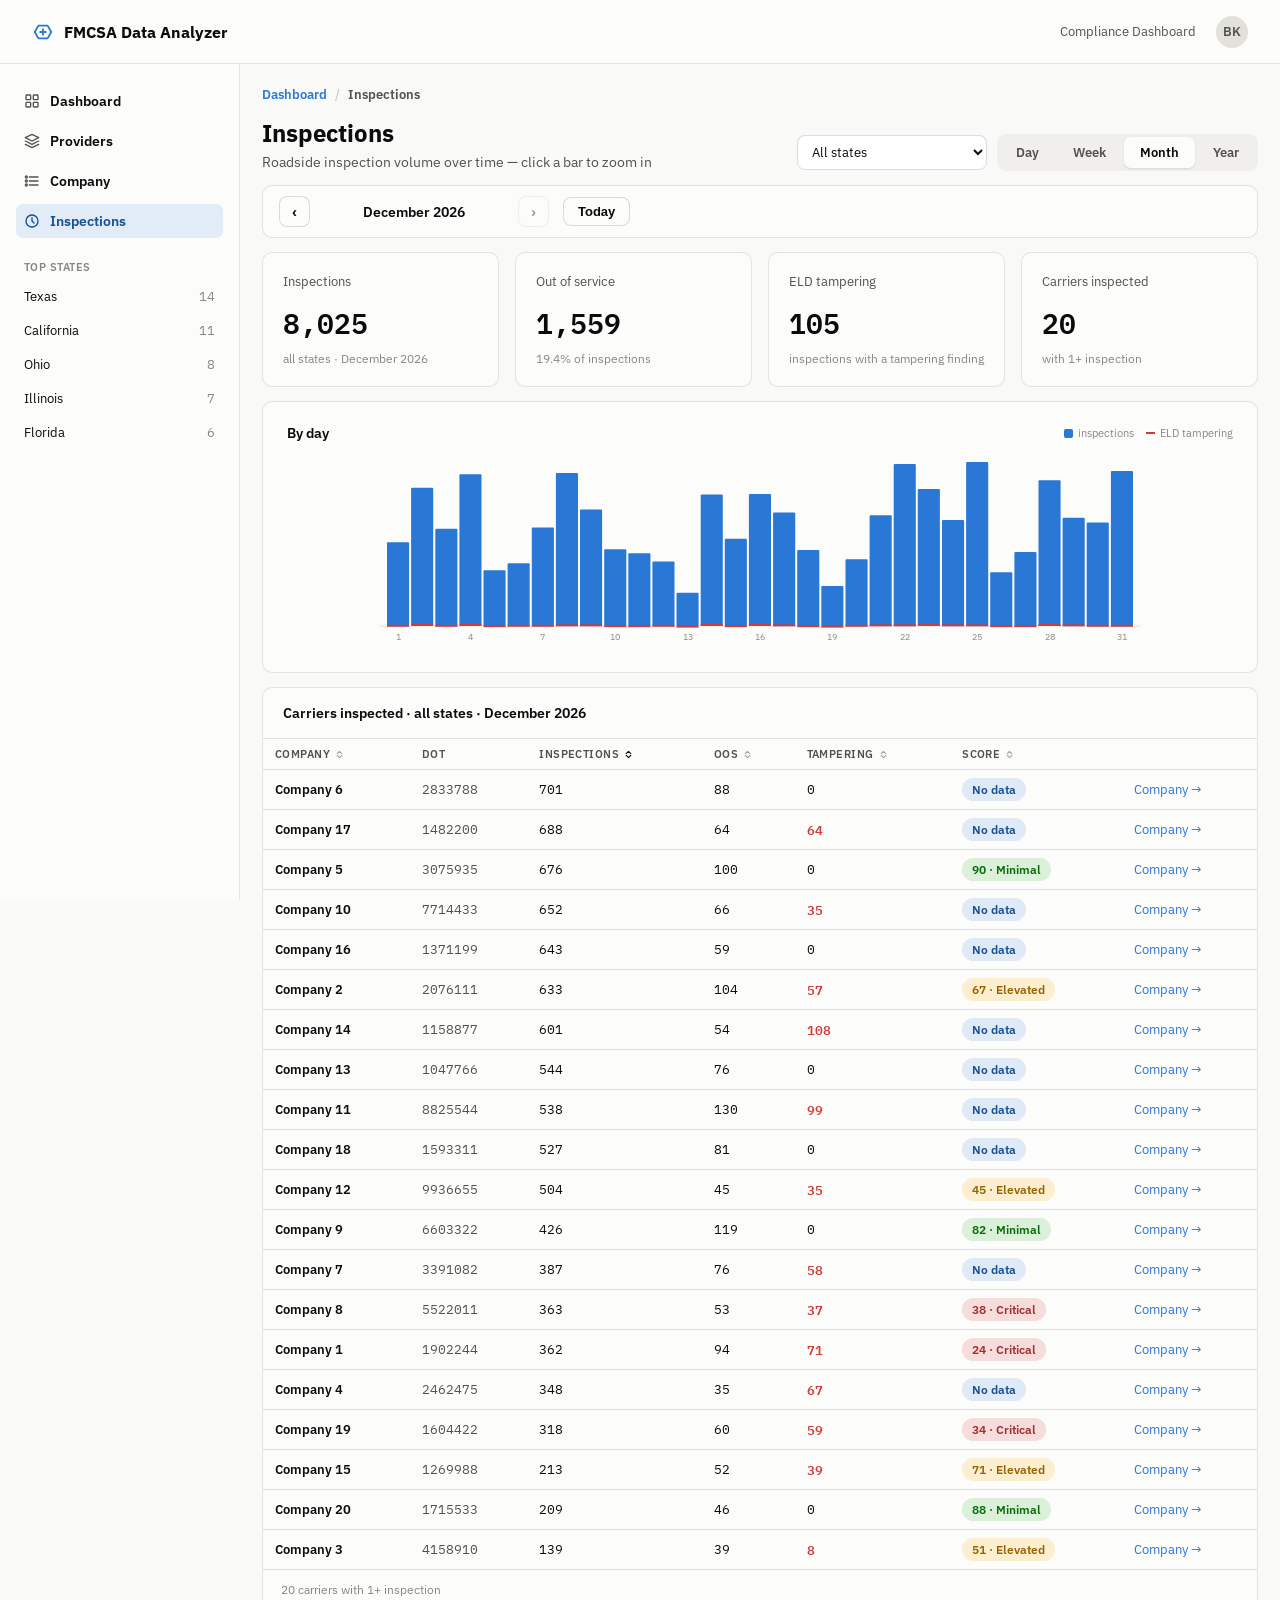
<file: inspections.html>
<!doctype html>
<html lang="en">
<head>
<meta charset="utf-8">
<meta name="viewport" content="width=device-width, initial-scale=1">
<title>FMCSA Data Analyzer — Inspections</title>
<link rel="stylesheet" href="css/style.css">
</head>
<body>
<div data-topbar></div>
<div class="app-shell">
  <div data-sidebar></div>
  <div class="main-content">
<div class="page">
  <div id="back"></div>

  <div style="display:flex; align-items:flex-end; justify-content:space-between; flex-wrap:wrap; gap:12px;">
    <div>
      <h1 style="margin:0 0 4px 0; font-size:24px; font-weight:700;">Inspections</h1>
      <div style="font-size:14px; color:#52514e;">Roadside inspection volume over time — click a bar to zoom in</div>
    </div>
    <div style="display:flex; align-items:center; gap:10px; flex-wrap:wrap;">
      <select id="state-filter" class="select" style="min-width:170px; padding:7px 10px; font-size:13px;">
        <option value="">All states</option>
      </select>
      <div class="segmented" id="range-switch">
        <button data-range="day">Day</button>
        <button data-range="week">Week</button>
        <button data-range="month" class="active">Month</button>
        <button data-range="year">Year</button>
      </div>
    </div>
  </div>

  <div class="card" style="padding:10px 16px; display:flex; align-items:center; gap:14px;">
    <button type="button" class="btn" id="nav-prev" style="padding:6px 12px; font-size:15px;" aria-label="Previous period">‹</button>
    <div id="period-label" style="font-size:13.5px; font-weight:600; min-width:180px; text-align:center;"></div>
    <button type="button" class="btn" id="nav-next" style="padding:6px 12px; font-size:15px;" aria-label="Next period">›</button>
    <button type="button" class="btn" id="nav-today" style="padding:6px 14px; font-size:13px;">Today</button>
  </div>

  <div id="tiles" style="display:grid; grid-template-columns:repeat(4, minmax(0,1fr)); gap:16px;"></div>

  <div class="card" style="padding:22px 24px; display:flex; flex-direction:column; gap:14px;">
    <div style="display:flex; align-items:center; justify-content:space-between; flex-wrap:wrap; gap:10px;">
      <div id="chart-title" style="font-size:14px; font-weight:600;">By day</div>
      <span style="display:flex; align-items:center; gap:12px; font-size:11px; color:#898781;">
        <span style="display:flex; align-items:center; gap:5px;"><span style="width:9px; height:9px; border-radius:2px; background:#2a78d6; display:inline-block;"></span>inspections</span>
        <span style="display:flex; align-items:center; gap:5px;"><span style="width:9px; height:2px; background:#d03b3b; display:inline-block;"></span>ELD tampering</span>
      </span>
    </div>
    <div id="chart"></div>
  </div>

  <div class="card" style="overflow:hidden;">
    <div style="padding:16px 20px; border-bottom:1px solid #e1e0d9; font-size:14px; font-weight:600;" id="table-title">Carriers inspected</div>
    <table>
      <thead>
        <tr>
          <th><span class="th-sort" data-sort="name">Company</span></th>
          <th>DOT</th>
          <th><span class="th-sort active" data-sort="count">Inspections</span></th>
          <th><span class="th-sort" data-sort="oos">OOS</span></th>
          <th><span class="th-sort" data-sort="tamperings">Tampering</span></th>
          <th><span class="th-sort" data-sort="score">Score</span></th>
          <th></th>
        </tr>
      </thead>
      <tbody id="carrier-rows"></tbody>
    </table>
    <div id="carrier-count" style="padding:12px 18px; font-size:11.5px; color:#898781; border-top:1px solid #e1e0d9;"></div>
  </div>
</div>

  </div>
</div>

<script src="js/data.js"></script>
<script src="js/app.js"></script>
<script>
  document.getElementById('back').innerHTML = breadcrumb([
    { label: 'Dashboard', href: 'index.html' },
    { label: 'Inspections' },
  ]);

  const stateFilterEl = document.getElementById('state-filter');
  stateFilterEl.innerHTML = '<option value="">All states</option>' +
    US_STATES.map(([code, name]) => `<option value="${code}">${code} — ${name}</option>`).join('');

  let range = 'month';
  let cursor = new Date();
  let stateCode = '';
  let sortField = 'count';
  let sortDir = -1;

  function iso(d) { return `${d.getFullYear()}-${String(d.getMonth() + 1).padStart(2, '0')}-${String(d.getDate()).padStart(2, '0')}`; }
  function startOfWeek(d) { const x = new Date(d); const dow = (x.getDay() + 6) % 7; x.setDate(x.getDate() - dow); return x; }

  function windowFor(r, c) {
    if (r === 'day') {
      return { from: iso(c), to: iso(c), granularity: 'hour',
        label: c.toLocaleDateString(undefined, { weekday: 'short', day: 'numeric', month: 'short', year: 'numeric' }) };
    }
    if (r === 'week') {
      const s = startOfWeek(c); const e = new Date(s); e.setDate(e.getDate() + 6);
      return { from: iso(s), to: iso(e), granularity: 'day',
        label: `${s.toLocaleDateString(undefined, { day: 'numeric', month: 'short' })} – ${e.toLocaleDateString(undefined, { day: 'numeric', month: 'short', year: 'numeric' })}` };
    }
    if (r === 'month') {
      const s = new Date(c.getFullYear(), c.getMonth(), 1); const e = new Date(c.getFullYear(), c.getMonth() + 1, 0);
      return { from: iso(s), to: iso(e), granularity: 'day', label: c.toLocaleDateString(undefined, { month: 'long', year: 'numeric' }) };
    }
    const s = new Date(c.getFullYear(), 0, 1); const e = new Date(c.getFullYear(), 11, 31);
    return { from: iso(s), to: iso(e), granularity: 'month', label: String(c.getFullYear()) };
  }

  function step(r, c, dir) {
    const d = new Date(c);
    if (r === 'day') d.setDate(d.getDate() + dir);
    else if (r === 'week') d.setDate(d.getDate() + 7 * dir);
    else if (r === 'month') d.setMonth(d.getMonth() + dir);
    else d.setFullYear(d.getFullYear() + dir);
    return d;
  }

  function renderChart(buckets) {
    const w = 760, h = 190, pad = 6;
    const maxCount = Math.max(1, ...buckets.map(b => b.count));
    const n = buckets.length;
    const bw = (w - pad * 2) / n;
    const bars = buckets.map((b, i) => {
      const bh = (b.count / maxCount) * (h - 26);
      const x = pad + i * bw;
      const y = h - 20 - bh;
      const tamperH = Math.max(0, (b.tamperings / maxCount) * (h - 26));
      const tamperY = h - 20 - tamperH;
      const showLabel = n <= 14 || i % Math.ceil(n / 14) === 0;
      return `
        <g data-key="${b.key}" class="insp-bar" style="cursor:${range === 'day' ? 'default' : 'pointer'};">
          <rect x="${(x + 1).toFixed(1)}" y="${y.toFixed(1)}" width="${Math.max(1, bw - 2).toFixed(1)}" height="${Math.max(0, bh).toFixed(1)}" fill="#2a78d6" rx="1"></rect>
          ${b.tamperings > 0 ? `<rect x="${(x + 1).toFixed(1)}" y="${tamperY.toFixed(1)}" width="${Math.max(1, bw - 2).toFixed(1)}" height="2" fill="#d03b3b"></rect>` : ''}
          ${showLabel ? `<text x="${(x + bw / 2).toFixed(1)}" y="${h - 6}" text-anchor="middle" font-size="9" fill="#898781">${b.label}</text>` : ''}
        </g>`;
    }).join('');
    return `<svg viewBox="0 0 ${w} ${h}" width="100%" height="${h}">
        <line x1="0" y1="${h - 20}" x2="${w}" y2="${h - 20}" stroke="#e1e0d9" stroke-width="1"/>
        ${bars}
      </svg>`;
  }

  function bindChartClicks(win) {
    if (range === 'day') return;
    document.querySelectorAll('.insp-bar').forEach(g => {
      g.addEventListener('click', () => {
        const key = g.dataset.key;
        const bucket = (window.__inspBuckets || []).find(b => b.key === key);
        if (!bucket || !bucket.start) return;
        const d = new Date(bucket.start + 'T00:00:00');
        if (range === 'year') { range = 'month'; cursor = d; }
        else { range = 'day'; cursor = d; }
        document.querySelectorAll('#range-switch button').forEach(b => b.classList.toggle('active', b.dataset.range === range));
        render();
      });
    });
  }

  function render() {
    const win = windowFor(range, cursor);
    const series = buildInspectionSeries(win.granularity, win.from, win.to, stateCode);
    window.__inspBuckets = series.buckets;

    document.getElementById('period-label').textContent = win.label;
    const isFuture = windowFor(range, new Date()).from <= win.from;
    document.getElementById('nav-next').disabled = isFuture;

    document.getElementById('tiles').innerHTML = `
      <div class="card" style="padding:20px;">
        <div style="font-size:13px; color:#52514e; margin-bottom:10px;">Inspections</div>
        <div class="mono" style="font-size:28px; font-weight:600;">${series.total.toLocaleString()}</div>
        <div style="font-size:12px; color:#898781; margin-top:6px;">${stateCode || 'all states'} · ${win.label}</div>
      </div>
      <div class="card" style="padding:20px;">
        <div style="font-size:13px; color:#52514e; margin-bottom:10px;">Out of service</div>
        <div class="mono" style="font-size:28px; font-weight:600;">${series.oosTotal.toLocaleString()}</div>
        <div style="font-size:12px; color:#898781; margin-top:6px;">${series.total ? (series.oosTotal / series.total * 100).toFixed(1) : '0.0'}% of inspections</div>
      </div>
      <div class="card" style="padding:20px;">
        <div style="font-size:13px; color:#52514e; margin-bottom:10px;">ELD tampering</div>
        <div class="mono" style="font-size:28px; font-weight:600;">${series.tamperingsTotal.toLocaleString()}</div>
        <div style="font-size:12px; color:#898781; margin-top:6px;">inspections with a tampering finding</div>
      </div>
      <div class="card" style="padding:20px;">
        <div style="font-size:13px; color:#52514e; margin-bottom:10px;">Carriers inspected</div>
        <div class="mono" style="font-size:28px; font-weight:600;">${series.carriers.length.toLocaleString()}</div>
        <div style="font-size:12px; color:#898781; margin-top:6px;">with 1+ inspection</div>
      </div>`;

    document.getElementById('chart-title').textContent = range === 'day' ? 'By hour' : range === 'year' ? 'By month' : 'By day';
    document.getElementById('chart').innerHTML = renderChart(series.buckets);
    bindChartClicks(win);

    document.getElementById('table-title').textContent = `Carriers inspected · ${stateCode || 'all states'} · ${win.label}`;

    let rows = [...series.carriers];
    rows.sort((a, b) => {
      let av = a[sortField], bv = b[sortField];
      if (typeof av === 'string') return av.localeCompare(bv) * sortDir;
      return (av - bv) * sortDir;
    });

    const rowsEl = document.getElementById('carrier-rows');
    if (!rows.length) {
      rowsEl.innerHTML = `<tr><td colspan="7"><div class="empty-state">No inspections in this window${stateCode ? ` for ${stateCode}` : ''}.</div></td></tr>`;
    } else {
      rowsEl.innerHTML = rows.map(c => `
        <tr class="row-link" onclick="location.href='company.html?dot=${c.dot}'">
          <td style="font-weight:600;">${c.name}</td>
          <td class="mono" style="color:#52514e;">${c.dot}</td>
          <td class="mono">${c.count}</td>
          <td class="mono">${c.oos}</td>
          <td class="mono">${c.tamperings > 0 ? `<span style="color:#d03b3b; font-weight:600;">${c.tamperings}</span>` : '0'}</td>
          <td>${scorePill(c.score, c.hasDetail)}</td>
          <td><a href="company.html?dot=${c.dot}">Company →</a></td>
        </tr>`).join('');
    }
    document.getElementById('carrier-count').textContent = rows.length ? `${rows.length} carrier${rows.length === 1 ? '' : 's'} with 1+ inspection` : '';
  }

  document.querySelectorAll('#range-switch button').forEach(btn => {
    btn.addEventListener('click', () => {
      range = btn.dataset.range;
      document.querySelectorAll('#range-switch button').forEach(b => b.classList.remove('active'));
      btn.classList.add('active');
      render();
    });
  });
  document.getElementById('nav-prev').addEventListener('click', () => { cursor = step(range, cursor, -1); render(); });
  document.getElementById('nav-next').addEventListener('click', () => { cursor = step(range, cursor, 1); render(); });
  document.getElementById('nav-today').addEventListener('click', () => { cursor = new Date(); render(); });
  stateFilterEl.addEventListener('change', () => { stateCode = stateFilterEl.value; render(); });

  document.querySelectorAll('.th-sort').forEach(el => {
    el.innerHTML += ' ' + icon(ICONS.sort, { size: 11, stroke: '#0b0b0b', sw: 2.5 });
    el.addEventListener('click', () => {
      const field = el.dataset.sort;
      if (sortField === field) sortDir *= -1; else { sortField = field; sortDir = -1; }
      document.querySelectorAll('.th-sort').forEach(e => e.classList.remove('active'));
      el.classList.add('active');
      render();
    });
  });

  render();
</script>
</body>
</html>
</file>
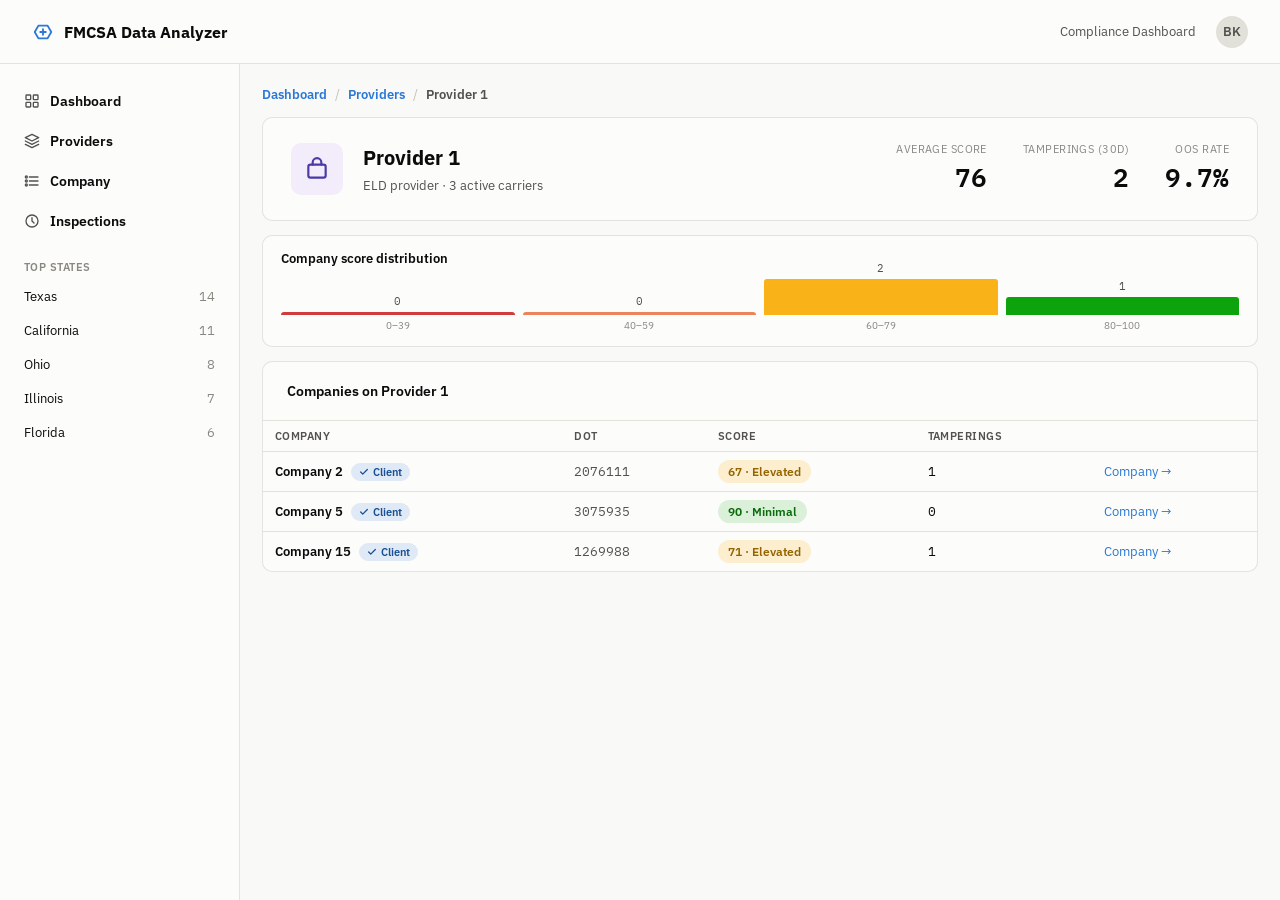
<file: provider.html>
<!doctype html>
<html lang="en">
<head>
<meta charset="utf-8">
<meta name="viewport" content="width=device-width, initial-scale=1">
<title>FMCSA Data Analyzer — Provider</title>
<link rel="stylesheet" href="css/style.css">
</head>
<body>
<div data-topbar></div>
<div class="app-shell">
  <div data-sidebar></div>
  <div class="main-content">
<div class="page" id="page"></div>

  </div>
</div>

<script src="js/data.js"></script>
<script src="js/app.js"></script>
<script>
  const id = qs('id') || PROVIDERS[0].id;
  const provider = getProvider(id) || PROVIDERS[0];
  const companies = COMPANIES.filter(c => c.provider === provider.id && c.active);
  const oosRate = companies.length ? (companies.reduce((s, c) => s + c.oosRate, 0) / companies.length).toFixed(1) : '0.0';

  const buckets = [
    { label: '0–39',  min: 0,  max: 39,  color: '#d03b3b' },
    { label: '40–59', min: 40, max: 59,  color: '#ec835a' },
    { label: '60–79', min: 60, max: 79,  color: '#fab219' },
    { label: '80–100',min: 80, max: 100, color: '#0ca30c' },
  ].map(b => ({ ...b, count: companies.filter(c => c.score >= b.min && c.score <= b.max).length }));
  const maxCount = Math.max(1, ...buckets.map(b => b.count));

  document.getElementById('page').innerHTML = `
    ${breadcrumb([
      { label: 'Dashboard', href: 'index.html' },
      { label: 'Providers', href: 'providers.html' },
      { label: provider.name },
    ])}

    <div class="card" style="padding:24px 28px; display:flex; align-items:center; justify-content:space-between;">
      <div style="display:flex; align-items:center; gap:20px;">
        <div style="width:52px; height:52px; border-radius:10px; background:#f3ecfa; display:flex; align-items:center; justify-content:center;">
          ${icon(ICONS.provider, { size: 26, stroke: '#4a3aa7', sw: 2 })}
        </div>
        <div>
          <div style="font-size:20px; font-weight:700;">${provider.name}</div>
          <div style="font-size:13px; color:#52514e; margin-top:6px;">ELD provider · ${companies.length} active carrier${companies.length === 1 ? '' : 's'}</div>
        </div>
      </div>
      <div style="display:flex; gap:36px;">
        <div style="text-align:right;">
          <div style="font-size:11px; color:#898781; text-transform:uppercase; letter-spacing:0.04em;">Average score</div>
          <div class="mono" style="font-size:26px; font-weight:600;">${provider.avgScore > 0 ? provider.avgScore : '—'}</div>
        </div>
        <div style="text-align:right;">
          <div style="font-size:11px; color:#898781; text-transform:uppercase; letter-spacing:0.04em;">Tamperings (30d)</div>
          <div class="mono" style="font-size:26px; font-weight:600;">${provider.tamperings}</div>
        </div>
        <div style="text-align:right;">
          <div style="font-size:11px; color:#898781; text-transform:uppercase; letter-spacing:0.04em;">OOS rate</div>
          <div class="mono" style="font-size:26px; font-weight:600;">${oosRate}%</div>
        </div>
      </div>
    </div>

    <div class="card" style="padding:14px 18px; display:flex; flex-direction:column; gap:10px;">
      <div style="font-size:12.5px; font-weight:600;">Company score distribution</div>
      <div style="display:flex; align-items:flex-end; gap:8px; height:56px;">
        ${buckets.map(b => `
          <div style="flex:1; display:flex; flex-direction:column; align-items:center; gap:4px;">
            <span class="mono" style="font-size:11px; color:#52514e;">${b.count}</span>
            <div style="width:100%; height:${Math.max(3, Math.round(b.count / maxCount * 36))}px; background:${b.color}; border-radius:3px 3px 0 0;"></div>
            <span style="font-size:10px; color:#898781;">${b.label}</span>
          </div>`).join('')}
      </div>
    </div>

    <div class="card" style="overflow:hidden;">
      <div style="padding:20px 24px; border-bottom:1px solid #e1e0d9; font-size:14px; font-weight:600;">Companies on ${provider.name}</div>
      ${companies.length ? `
      <table>
        <thead><tr><th>Company</th><th>DOT</th><th>Score</th><th>Tamperings</th><th></th></tr></thead>
        <tbody>
          ${companies.map(c => `
          <tr class="row-link" onclick="location.href='company.html?dot=${c.dot}'">
            <td>
              <div style="display:flex; align-items:center; gap:8px;">
                <span style="font-weight:600; ${c.client ? '' : 'color:#52514e;'}">${c.name}</span>
                ${clientBadge(c.client)}
              </div>
            </td>
            <td class="mono" style="color:#52514e;">${c.dot}</td>
            <td>${scorePill(c.score, c.hasDetail)}</td>
            <td class="mono">${c.tamperings}</td>
            <td><a href="company.html?dot=${c.dot}">Company →</a></td>
          </tr>`).join('')}
        </tbody>
      </table>` : `<div class="empty-state">No active carriers on this provider.</div>`}
    </div>
  `;
</script>
</body>
</html>
</file>
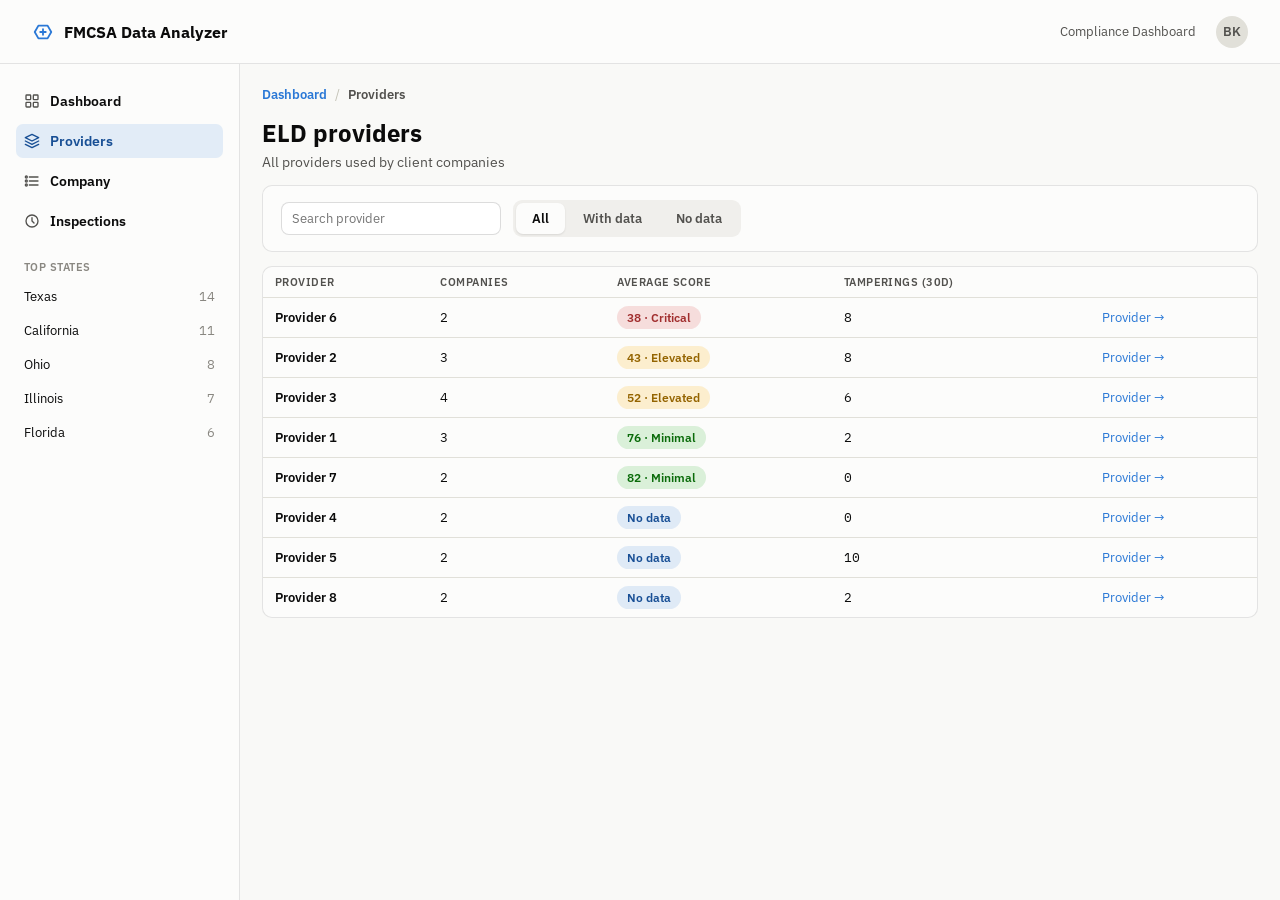
<file: providers.html>
<!doctype html>
<html lang="en">
<head>
<meta charset="utf-8">
<meta name="viewport" content="width=device-width, initial-scale=1">
<title>FMCSA Data Analyzer — Providers</title>
<link rel="stylesheet" href="css/style.css">
</head>
<body>
<div data-topbar></div>
<div class="app-shell">
  <div data-sidebar></div>
  <div class="main-content">
<div class="page">
  <div id="back"></div>

  <div>
    <h1 style="margin:0 0 4px 0; font-size:24px; font-weight:700;">ELD providers</h1>
    <div style="font-size:14px; color:#52514e;">All providers used by client companies</div>
  </div>

  <div class="card" style="padding:14px 18px; display:flex; align-items:center; gap:12px; flex-wrap:wrap;">
    <input id="search" class="select" style="min-width:220px; padding:7px 10px; font-size:13px;" placeholder="Search provider">
    <div class="segmented" id="data-filter">
      <button data-val="all" class="active">All</button>
      <button data-val="with">With data</button>
      <button data-val="without">No data</button>
    </div>
  </div>

  <div class="card" style="overflow:hidden;">
    <table>
      <thead><tr><th>Provider</th><th>Companies</th><th>Average score</th><th>Tamperings (30D)</th><th></th></tr></thead>
      <tbody id="rows"></tbody>
    </table>
  </div>
</div>

  </div>
</div>

<script src="js/data.js"></script>
<script src="js/app.js"></script>
<script>
  document.getElementById('back').innerHTML = breadcrumb([
    { label: 'Dashboard', href: 'index.html' },
    { label: 'Providers' },
  ]);

  const rowsEl = document.getElementById('rows');
  const searchEl = document.getElementById('search');
  const dataFilterEl = document.getElementById('data-filter');
  let q = '';
  let dataFilter = 'all';

  function render() {
    const withCount = PROVIDERS.map(p => ({ ...p, companies: COMPANIES.filter(c => c.provider === p.id).length, hasDetail: p.avgScore > 0 }));
    let rows = withCount.filter(p => {
      if (dataFilter === 'with' && !p.hasDetail) return false;
      if (dataFilter === 'without' && p.hasDetail) return false;
      if (q && !p.name.toLowerCase().includes(q)) return false;
      return true;
    });
    // no-data providers always sink to the bottom, whatever the ranking
    const withData = rows.filter(p => p.hasDetail).sort((a, b) => a.avgScore - b.avgScore);
    const noData = rows.filter(p => !p.hasDetail);
    rows = [...withData, ...noData];

    rowsEl.innerHTML = rows.length ? rows.map(p => `
    <tr class="row-link" onclick="location.href='provider.html?id=${p.id}'">
      <td style="font-weight:600;">${p.name}</td>
      <td class="mono">${p.companies}</td>
      <td>${scorePill(p.avgScore, p.hasDetail)}</td>
      <td class="mono">${p.tamperings}</td>
      <td><a href="provider.html?id=${p.id}">Provider →</a></td>
    </tr>`).join('') : `<tr><td colspan="5"><div class="empty-state">No providers match these filters.</div></td></tr>`;
  }

  searchEl.addEventListener('input', () => { q = searchEl.value.trim().toLowerCase(); render(); });
  dataFilterEl.querySelectorAll('button').forEach(btn => {
    btn.addEventListener('click', () => {
      dataFilter = btn.dataset.val;
      dataFilterEl.querySelectorAll('button').forEach(b => b.classList.remove('active'));
      btn.classList.add('active');
      render();
    });
  });

  render();
</script>
</body>
</html>
</file>
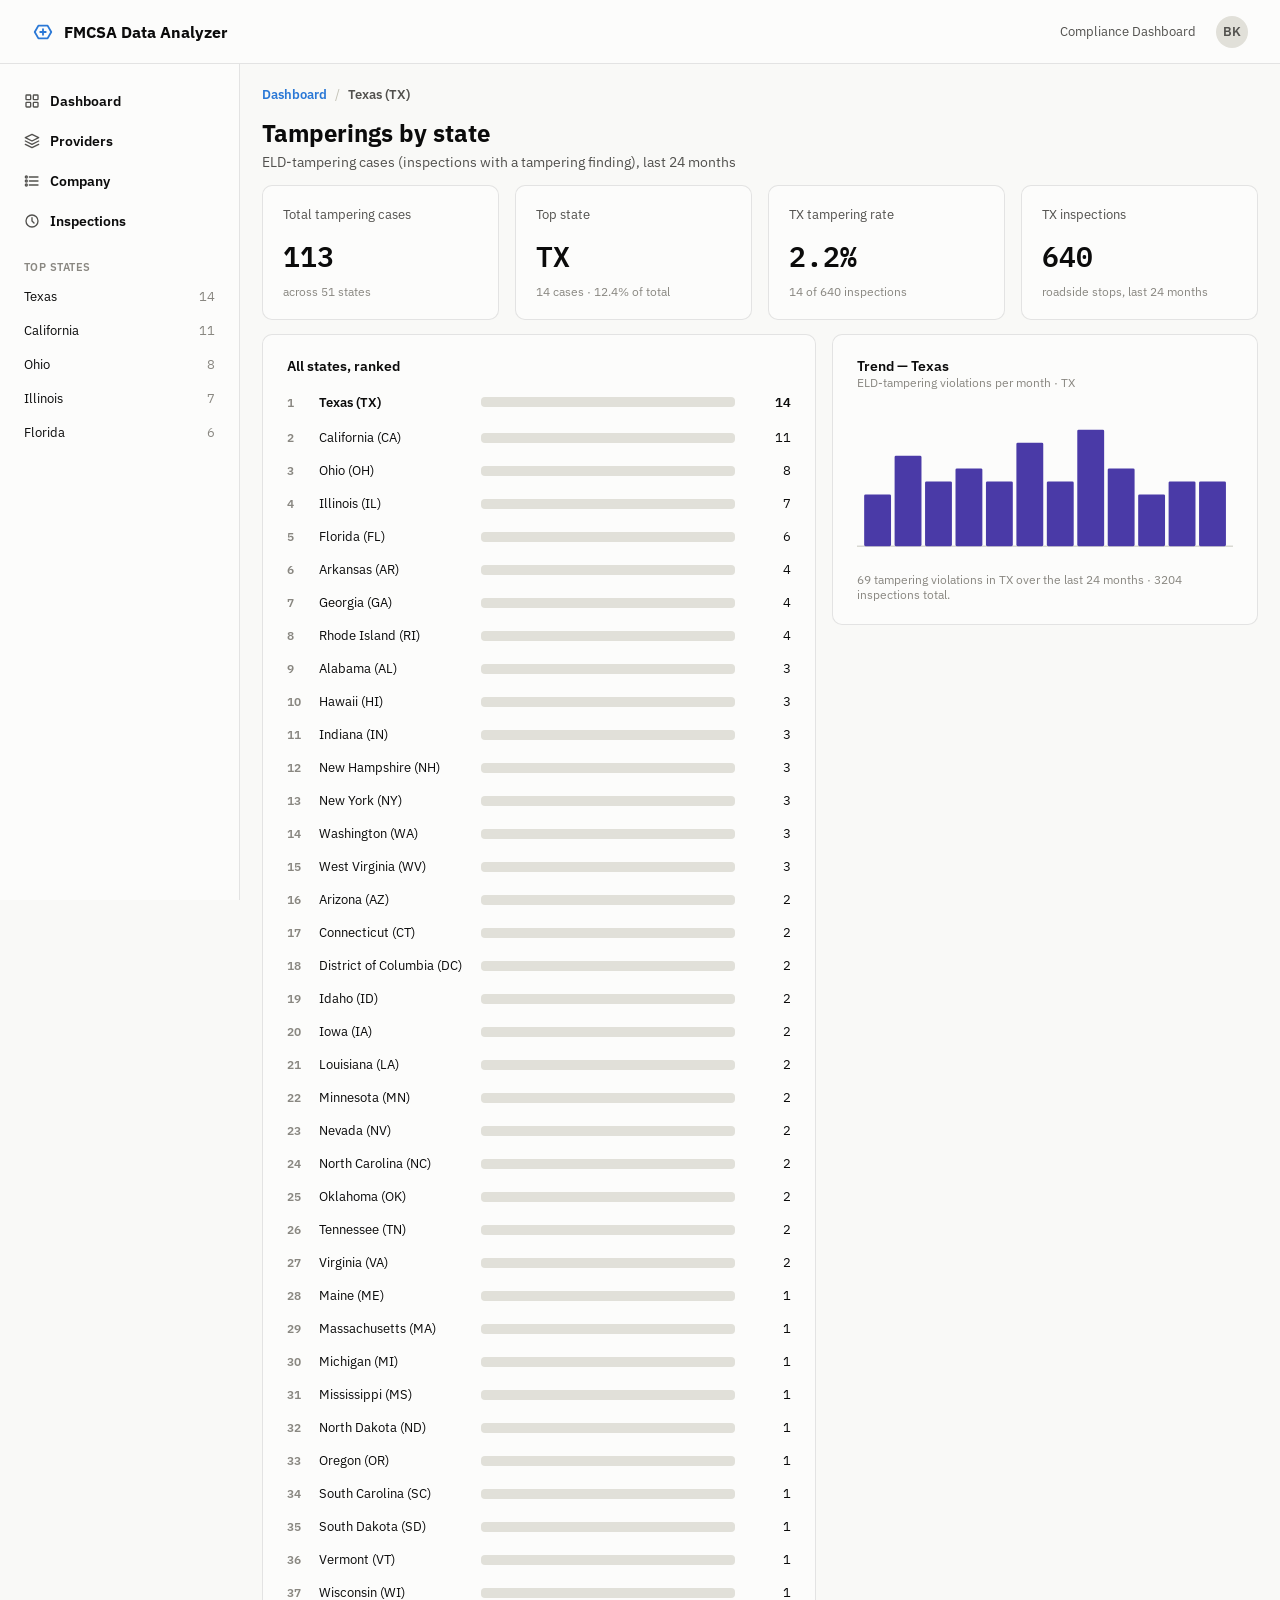
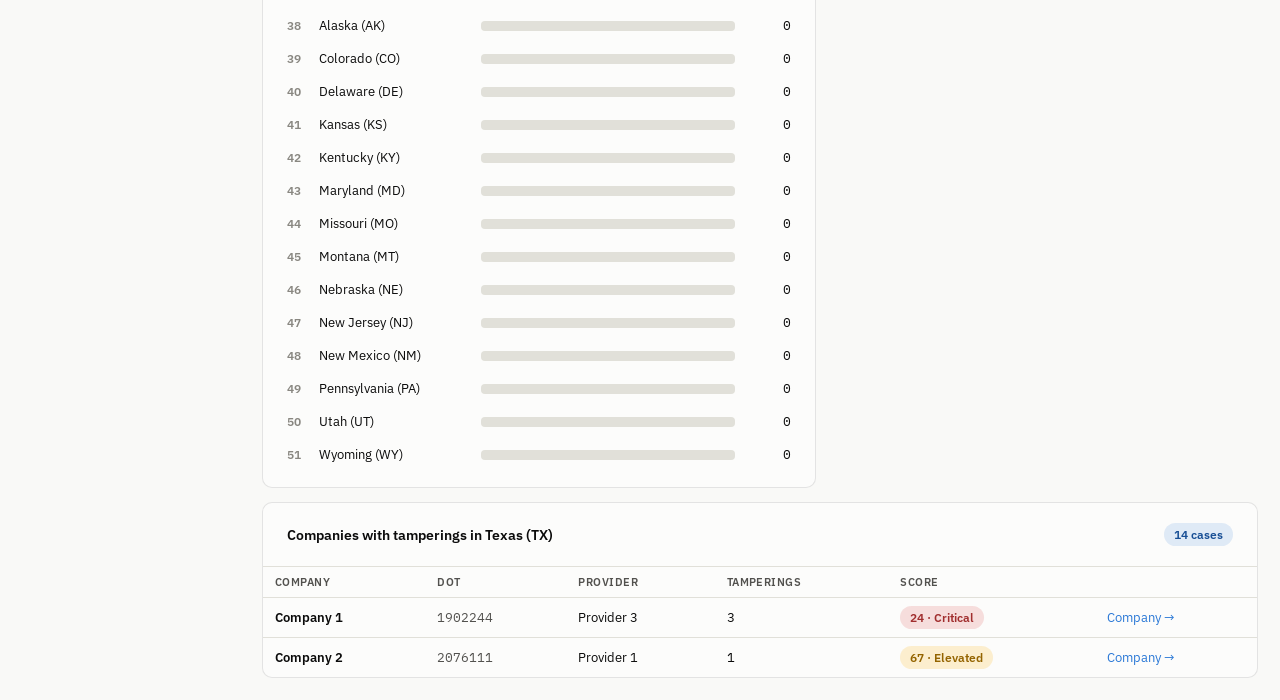
<file: state.html>
<!doctype html>
<html lang="en">
<head>
<meta charset="utf-8">
<meta name="viewport" content="width=device-width, initial-scale=1">
<title>FMCSA Data Analyzer — State breakdown</title>
<link rel="stylesheet" href="css/style.css">
</head>
<body>
<div data-topbar></div>
<div class="app-shell">
  <div data-sidebar></div>
  <div class="main-content">
<div class="page">
  <div id="back"></div>

  <div>
    <h1 style="margin:0 0 4px 0; font-size:24px; font-weight:700;">Tamperings by state</h1>
    <div style="font-size:14px; color:#52514e;">ELD-tampering cases (inspections with a tampering finding), last 24 months</div>
  </div>

  <div id="tiles" style="display:grid; grid-template-columns:repeat(4, minmax(0,1fr)); gap:16px;"></div>

  <div style="display:grid; grid-template-columns:1.3fr 1fr; gap:16px; align-items:start;">
    <div class="card" style="padding:22px 24px; display:flex; flex-direction:column; gap:14px;">
      <div style="font-size:14px; font-weight:600;">All states, ranked</div>
      <div id="state-list" style="display:flex; flex-direction:column; gap:12px;"></div>
    </div>

    <div class="card" style="padding:22px 24px; display:flex; flex-direction:column; gap:14px;">
      <div>
        <div style="font-size:14px; font-weight:600;" id="trend-title">Trend</div>
        <div style="font-size:12px; color:#898781;" id="trend-sub">ELD-tampering violations per month</div>
      </div>
      <div id="trend-chart"></div>
      <div style="font-size:12px; color:#898781;" id="trend-foot"></div>
    </div>
  </div>

  <div class="card" style="overflow:hidden;">
    <div style="padding:20px 24px; border-bottom:1px solid #e1e0d9; display:flex; align-items:center; justify-content:space-between;">
      <div style="font-size:14px; font-weight:600;" id="companies-title">Companies with tamperings</div>
      <span class="pill pill-info" id="companies-count-pill"></span>
    </div>
    <div id="companies-table"></div>
  </div>
</div>

  </div>
</div>

<script src="js/data.js"></script>
<script src="js/app.js"></script>
<script>
  let currentState = qs('state') || STATES[0].code;

  function renderBarChart(buckets, max) {
    const w = 420, h = 150, pad = 6;
    const bw = (w - pad * 2) / buckets.length;
    const bars = buckets.map((b, i) => {
      const bh = max > 0 ? Math.max(1, (b.tamperings / max) * (h - 20)) : 1;
      const x = pad + i * bw;
      const y = h - bh;
      return `<rect x="${(x + 2).toFixed(1)}" y="${y.toFixed(1)}" width="${Math.max(2, bw - 4).toFixed(1)}" height="${bh.toFixed(1)}" rx="1.5" fill="#4a3aa7"></rect>`;
    }).join('');
    return `<svg viewBox="0 0 ${w} ${h}" width="100%" height="${h}">
        <line x1="0" y1="${h}" x2="${w}" y2="${h}" stroke="#c3c2b7" stroke-width="1"/>
        ${bars}
      </svg>`;
  }

  function render() {
    const list = [...STATES].sort((a, b) => b.count - a.count);
    const total = list.reduce((s, x) => s + x.count, 0);
    const top = list[0];
    const stateObj = list.find(s => s.code === currentState) || top;
    currentState = stateObj.code;

    document.getElementById('back').innerHTML = breadcrumb([
      { label: 'Dashboard', href: 'index.html' },
      { label: `${stateObj.name} (${stateObj.code})` },
    ]);

    const selRate = stateObj.inspections ? (stateObj.count / stateObj.inspections * 100) : 0;

    document.getElementById('tiles').innerHTML = `
      <div class="card" style="padding:20px;">
        <div style="font-size:13px; color:#52514e; margin-bottom:10px;">Total tampering cases</div>
        <div class="mono" style="font-size:28px; font-weight:600;">${total}</div>
        <div style="font-size:12px; color:#898781; margin-top:6px;">across ${list.length} states</div>
      </div>
      <div class="card" style="padding:20px;">
        <div style="font-size:13px; color:#52514e; margin-bottom:10px;">Top state</div>
        <div class="mono" style="font-size:28px; font-weight:600;">${top.code}</div>
        <div style="font-size:12px; color:#898781; margin-top:6px;">${top.count} cases · ${total ? (top.count / total * 100).toFixed(1) : '0.0'}% of total</div>
      </div>
      <div class="card" style="padding:20px;">
        <div style="font-size:13px; color:#52514e; margin-bottom:10px;">${stateObj.code} tampering rate</div>
        <div class="mono" style="font-size:28px; font-weight:600;">${selRate.toFixed(1)}%</div>
        <div style="font-size:12px; color:#898781; margin-top:6px;">${stateObj.count} of ${stateObj.inspections.toLocaleString()} inspections</div>
      </div>
      <div class="card" style="padding:20px;">
        <div style="font-size:13px; color:#52514e; margin-bottom:10px;">${stateObj.code} inspections</div>
        <div class="mono" style="font-size:28px; font-weight:600;">${stateObj.inspections.toLocaleString()}</div>
        <div style="font-size:12px; color:#898781; margin-top:6px;">roadside stops, last 24 months</div>
      </div>`;

    const max = list[0].count || 1;
    document.getElementById('state-list').innerHTML = list.map((s, i) => `
      <a class="rank-row" href="state.html?state=${s.code}" style="${s.code === currentState ? 'font-weight:600;' : ''}" onclick="event.preventDefault(); selectState('${s.code}');">
        <span class="rank-num">${i + 1}</span>
        <span class="rank-name">${s.name} (${s.code})</span>
        <span class="rank-track"><span class="rank-fill" style="width:${Math.round(s.count / max * 100)}%; background:#4a3aa7;"></span></span>
        <span class="rank-val mono">${s.count}</span>
      </a>`).join('');

    // Synthetic monthly trend for the selected state, last 24 months.
    const series = buildInspectionSeries('month', '2025-01-01', '2025-12-31', stateObj.code);
    const maxTamper = Math.max(1, ...series.buckets.map(b => b.tamperings));
    document.getElementById('trend-title').textContent = `Trend — ${stateObj.name}`;
    document.getElementById('trend-sub').textContent = `ELD-tampering violations per month · ${stateObj.code}`;
    document.getElementById('trend-chart').innerHTML = renderBarChart(series.buckets, maxTamper);
    document.getElementById('trend-foot').textContent = `${series.tamperingsTotal} tampering violations in ${stateObj.code} over the last 24 months · ${series.total} inspections total.`;

    document.getElementById('companies-title').textContent = `Companies with tamperings in ${stateObj.name} (${stateObj.code})`;
    document.getElementById('companies-count-pill').textContent = `${stateObj.count} cases`;

    const inState = COMPANIES.filter(c => INSPECTIONS.some(i => i.dot === c.dot && i.state === stateObj.code) && c.tamperings > 0)
      .sort((a, b) => b.tamperings - a.tamperings);
    const tableEl = document.getElementById('companies-table');
    if (inState.length) {
      tableEl.innerHTML = `
        <table>
          <thead><tr><th>Company</th><th>DOT</th><th>Provider</th><th>Tamperings</th><th>Score</th><th></th></tr></thead>
          <tbody>
            ${inState.map(c => {
              const provider = getProvider(c.provider);
              return `
              <tr class="row-link" onclick="location.href='company.html?dot=${c.dot}'">
                <td style="font-weight:600;">${c.name}</td>
                <td class="mono" style="color:#52514e;">${c.dot}</td>
                <td>${provider ? provider.name : '—'}</td>
                <td class="mono">${c.tamperings}</td>
                <td>${scorePill(c.score, c.hasDetail)}</td>
                <td><a href="company.html?dot=${c.dot}">Company →</a></td>
              </tr>`;
            }).join('')}
          </tbody>
        </table>`;
    } else {
      tableEl.innerHTML = `<div class="empty-state">No company records with tamperings in ${stateObj.name}.</div>`;
    }
  }

  window.selectState = (code) => { currentState = code; render(); };

  render();
</script>
</body>
</html>
</file>
<file: css/style.css>
@import url('https://fonts.googleapis.com/css2?family=IBM+Plex+Sans:wght@400;500;600;700&family=IBM+Plex+Mono:wght@500;600&display=swap');

* { box-sizing: border-box; }
html, body { margin: 0; padding: 0; }
body {
  font-family: "IBM Plex Sans", system-ui, -apple-system, sans-serif;
  color: #0b0b0b;
  background: #f9f9f7;
}
.mono { font-family: "IBM Plex Mono", ui-monospace, monospace; }
a { color: #2a78d6; text-decoration: none; }
a:hover { color: #184f95; }

.topbar {
  height: 64px; display: flex; align-items: center; justify-content: space-between;
  padding: 0 32px; background: #fcfcfb; border-bottom: 1px solid rgba(11,11,11,0.10);
  position: sticky; top: 0; z-index: 10;
}
.topbar .brand { display: flex; align-items: center; gap: 10px; font-weight: 700; font-size: 16px; }
.topbar .right { display: flex; align-items: center; gap: 20px; }
.avatar {
  width: 32px; height: 32px; border-radius: 999px; background: #e1e0d9;
  display: flex; align-items: center; justify-content: center; font-size: 13px; font-weight: 600; color: #52514e;
}

.app-shell { display: flex; align-items: flex-start; }

.sidebar {
  width: 240px; flex-shrink: 0; background: #fcfcfb; border-right: 1px solid rgba(11,11,11,0.10);
  min-height: calc(100vh - 64px); position: sticky; top: 64px; align-self: flex-start;
  padding: 20px 16px; display: flex; flex-direction: column; gap: 22px;
}
.sidebar-section { display: flex; flex-direction: column; gap: 6px; }
.sidebar-label { font-size: 11px; font-weight: 600; color: #898781; text-transform: uppercase; letter-spacing: 0.04em; padding: 0 8px; margin-bottom: 2px; }
.sidebar-link {
  display: flex; align-items: center; gap: 10px; padding: 8px 8px; border-radius: 7px;
  font-size: 13.5px; font-weight: 600; color: #0b0b0b;
}
.sidebar-link:hover { background: #f0efec; color: #0b0b0b; }
.sidebar-link.active { background: rgba(42,120,214,0.12); color: #184f95; }
.sidebar-link svg { flex-shrink: 0; }

.sidebar-search-wrap { position: relative; padding: 0 8px; }
.sidebar-search-input {
  width: 100%; padding: 8px 10px; border: 1px solid rgba(11,11,11,0.14); border-radius: 7px;
  font-size: 13px; font-family: inherit; background: #ffffff;
}
.sidebar-search-results {
  position: absolute; left: 8px; right: 8px; top: calc(100% + 4px);
  background: #fcfcfb; border: 1px solid rgba(11,11,11,0.14); border-radius: 8px;
  box-shadow: 0 4px 16px rgba(11,11,11,0.12); max-height: 280px; overflow-y: auto; z-index: 20;
}
.sidebar-search-results a { display: block; padding: 8px 10px; font-size: 12.5px; color: #0b0b0b; border-bottom: 1px solid #f0efec; }
.sidebar-search-results a:last-child { border-bottom: none; }
.sidebar-search-results a:hover { background: #f0efec; }
.sidebar-search-results .hint { padding: 8px 10px; font-size: 12px; color: #898781; }

.sidebar-state-row { display: flex; align-items: center; justify-content: space-between; padding: 6px 8px; border-radius: 7px; font-size: 12.5px; color: #0b0b0b; }
.sidebar-state-row:hover { background: #f0efec; }
.sidebar-state-row .n { color: #898781; }

.main-content { flex: 1; min-width: 0; }

.page { max-width: 1440px; margin: 0 auto; padding: 22px; display: flex; flex-direction: column; gap: 14px; font-size: 13.5px; }
.page.narrow { max-width: 1200px; }
.page.narrower { max-width: 1100px; }

@media (max-width: 900px) {
  .sidebar { display: none; }
}

.back-link { display: flex; align-items: center; gap: 6px; font-size: 13px; font-weight: 600; }

.crumbs { display: flex; align-items: center; gap: 8px; font-size: 13px; flex-wrap: wrap; }
.crumbs a { font-weight: 600; }
.crumbs .crumb-current { color: #52514e; font-weight: 600; }
.crumbs .crumb-sep { color: #c3c2b7; }

.card { background: #fcfcfb; border: 1px solid rgba(11,11,11,0.10); border-radius: 10px; }

table { border-collapse: collapse; width: 100%; font-size: 13px; }
th { text-align: left; font-weight: 600; color: #52514e; font-size: 11px; text-transform: uppercase; letter-spacing: 0.04em; }
td, th { padding: 8px 12px; border-bottom: 1px solid #e1e0d9; }
tr:last-child td { border-bottom: none; }
tr.row-link { cursor: pointer; }
tr.row-link:hover { background: #f4f3f0; }

.tabs { display: flex; gap: 2px; border-bottom: 1px solid #e1e0d9; padding: 0 6px; overflow-x: auto; }
.tab-btn {
  padding: 9px 12px; font-size: 12.5px; font-weight: 600; color: #898781; background: none; border: none;
  border-bottom: 2px solid transparent; cursor: pointer; font-family: inherit; margin-bottom: -1px; white-space: nowrap;
}
.tab-btn:hover { color: #0b0b0b; }
.tab-btn.active { color: #184f95; border-bottom-color: #2a78d6; }
.tab-count { margin-left: 5px; font-size: 10.5px; color: #898781; background: #f0efec; padding: 1px 6px; border-radius: 999px; }
.tab-btn.active .tab-count { color: #184f95; background: rgba(42,120,214,0.14); }
.tab-panel { padding: 4px 0; }

.exp-row td { cursor: pointer; }
.exp-panel-row td { padding: 0; border-bottom: 1px solid #e1e0d9; background: #f6f5f2; }
.exp-panel-inner { padding: 12px 18px; display: flex; flex-direction: column; gap: 8px; }
.chev { transition: transform .15s ease; flex-shrink: 0; }
.chev.open { transform: rotate(90deg); }

.copy-btn {
  display: inline-flex; align-items: center; justify-content: center; padding: 2px; margin-left: 2px;
  border: none; background: none; cursor: pointer; border-radius: 4px; vertical-align: middle;
}
.copy-btn:hover { background: #e9e8e3; }

.pill { display: inline-flex; align-items: center; gap: 6px; padding: 4px 10px; border-radius: 999px; font-size: 12px; font-weight: 600; white-space: nowrap; }
.pill-minimal { background: rgba(12,163,12,0.14); color: #0a6b0a; }
.pill-elevated { background: rgba(250,178,25,0.20); color: #946400; }
.pill-elevated-alt { background: rgba(236,131,90,0.18); color: #9c3d1c; }
.pill-critical { background: rgba(208,59,59,0.16); color: #a12e2e; }
.pill-info { background: rgba(42,120,214,0.14); color: #184f95; }

.client-badge { display: inline-flex; align-items: center; gap: 4px; padding: 2px 8px; border-radius: 999px; font-size: 11px; font-weight: 600; }
.client-yes { background: rgba(42,120,214,0.14); color: #184f95; }
.client-no { background: #f0efec; color: #898781; border: 1px solid #e1e0d9; }

.btn {
  display: inline-flex; align-items: center; gap: 8px; padding: 9px 16px; border-radius: 8px;
  font-size: 14px; font-weight: 600; border: 1px solid rgba(11,11,11,0.14); background: #fcfcfb; color: #0b0b0b; cursor: pointer;
}
.btn:hover { background: #f4f3f0; }
.btn:disabled { opacity: 0.4; cursor: not-allowed; }
.btn:disabled:hover { background: #fcfcfb; }

select.select, input.select {
  display: flex; align-items: center; padding: 9px 12px; border: 1px solid rgba(11,11,11,0.14);
  border-radius: 8px; background: #ffffff; font-size: 14px; font-family: inherit; color: #0b0b0b;
}

.th-sort { display: inline-flex; align-items: center; gap: 4px; cursor: pointer; user-select: none; }
.th-sort svg { opacity: 0.35; }
.th-sort.active svg { opacity: 1; }

.rank-row { display: flex; align-items: center; gap: 12px; padding: 2px 0; color: inherit; }
.rank-num { width: 20px; font-size: 12px; color: #898781; font-weight: 600; flex-shrink: 0; }
.rank-name { width: 150px; font-size: 13px; flex-shrink: 0; overflow: hidden; text-overflow: ellipsis; white-space: nowrap; }
.rank-track { flex: 1; height: 10px; border-radius: 4px; background: #e1e0d9; overflow: hidden; }
.rank-fill { height: 100%; border-radius: 4px; transition: width .25s ease; }
.rank-val { width: 44px; text-align: right; font-size: 13px; flex-shrink: 0; }

.segmented { display: inline-flex; padding: 3px; background: #f0efec; border-radius: 9px; gap: 2px; }
.segmented button {
  padding: 7px 16px; border-radius: 7px; font-size: 13px; font-weight: 600; color: #52514e;
  background: none; border: none; cursor: pointer; font-family: inherit;
}
.segmented button.active { background: #fcfcfb; color: #0b0b0b; box-shadow: 0 1px 2px rgba(11,11,11,0.10); }

.kv { display: flex; flex-direction: column; gap: 4px; }
.kv .k { font-size: 11px; color: #898781; text-transform: uppercase; letter-spacing: 0.04em; }
.kv .v { font-size: 14px; font-weight: 600; }

.step { display: flex; gap: 14px; padding: 14px 0; border-bottom: 1px solid #e1e0d9; }
.step:last-child { border-bottom: none; }
.step .dot { width: 10px; height: 10px; border-radius: 999px; margin-top: 5px; flex-shrink: 0; }

.notice {
  padding: 12px 16px; display: flex; align-items: center; gap: 10px;
  background: #fdf5ec; border: 1px solid rgba(217,89,38,0.25); border-radius: 10px;
}
.notice .text { font-size: 12px; color: #52514e; }

.section-head { padding: 12px 14px; border-bottom: 1px solid #e1e0d9; display: flex; align-items: center; justify-content: space-between; }
.fresh { display: flex; align-items: center; gap: 6px; font-size: 10.5px; color: #898781; }

.empty-state { padding: 24px 18px; text-align: center; color: #898781; font-size: 12.5px; }
</file>
